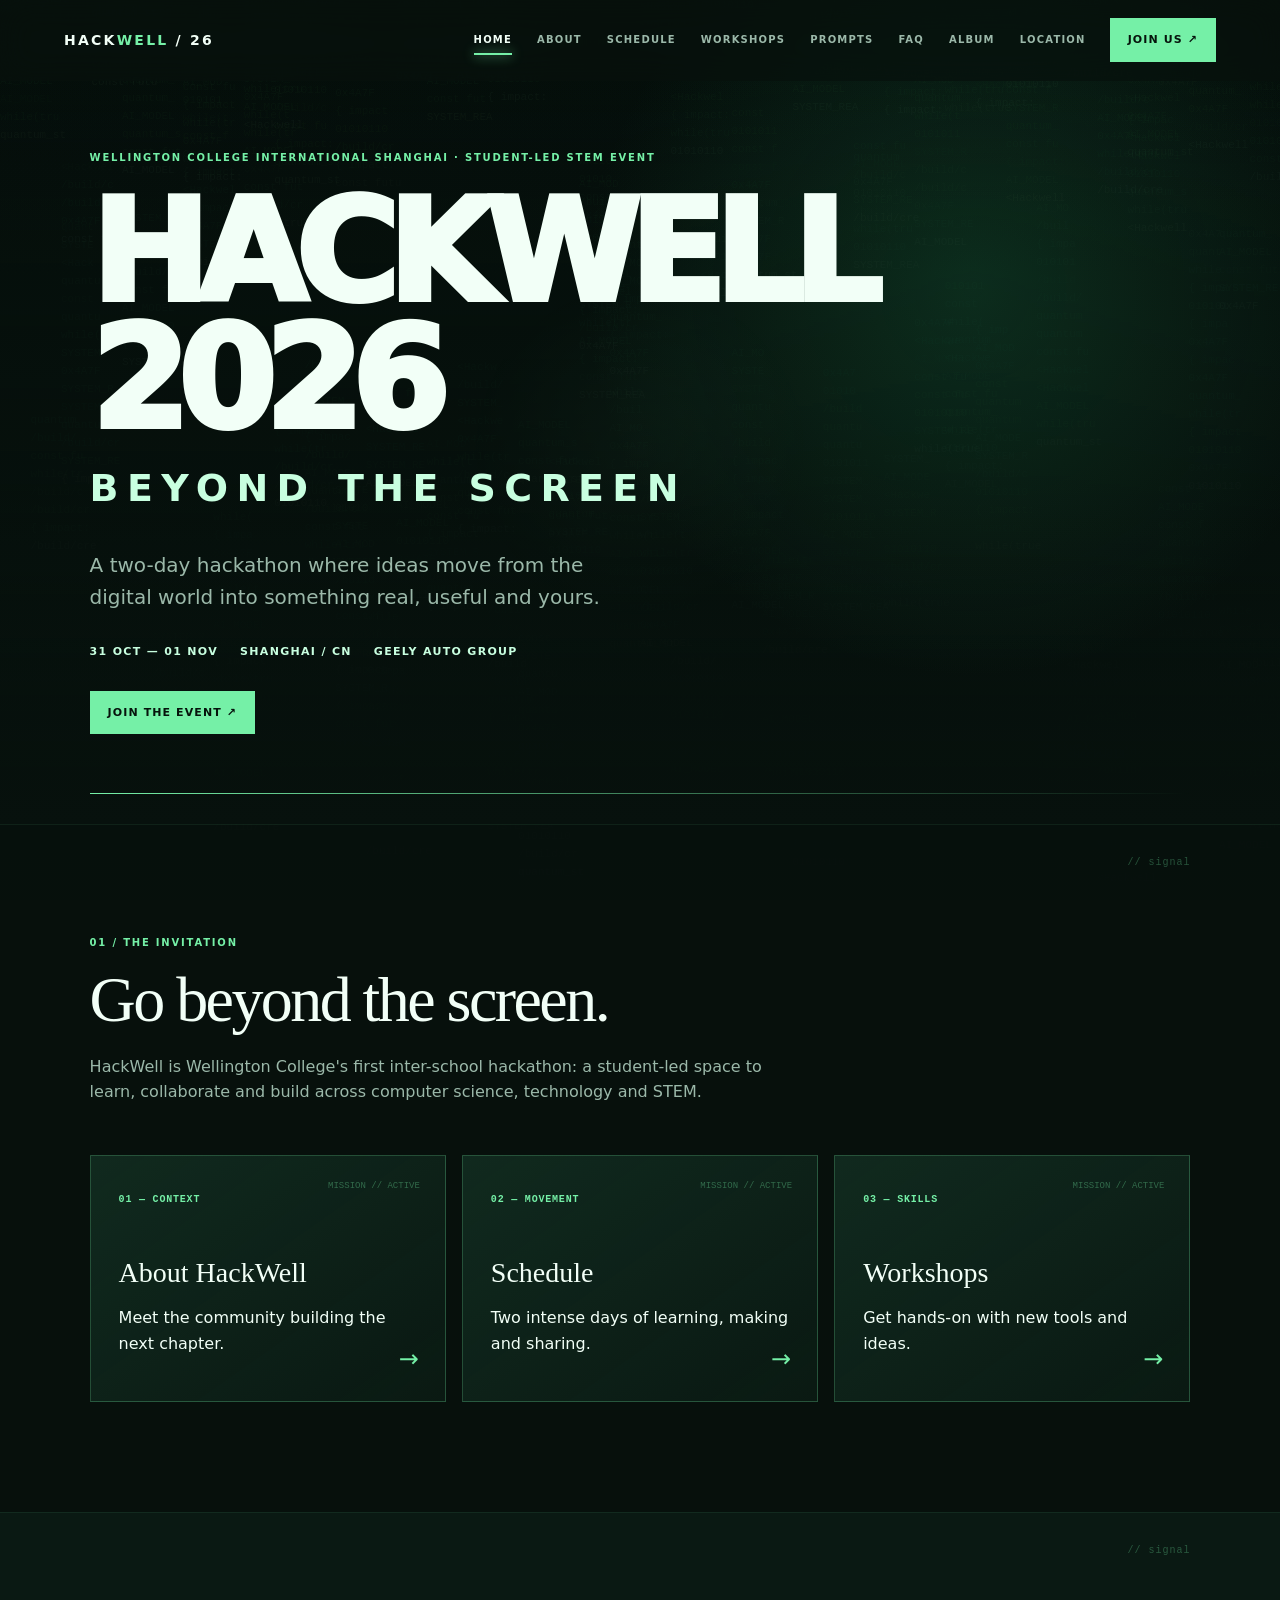
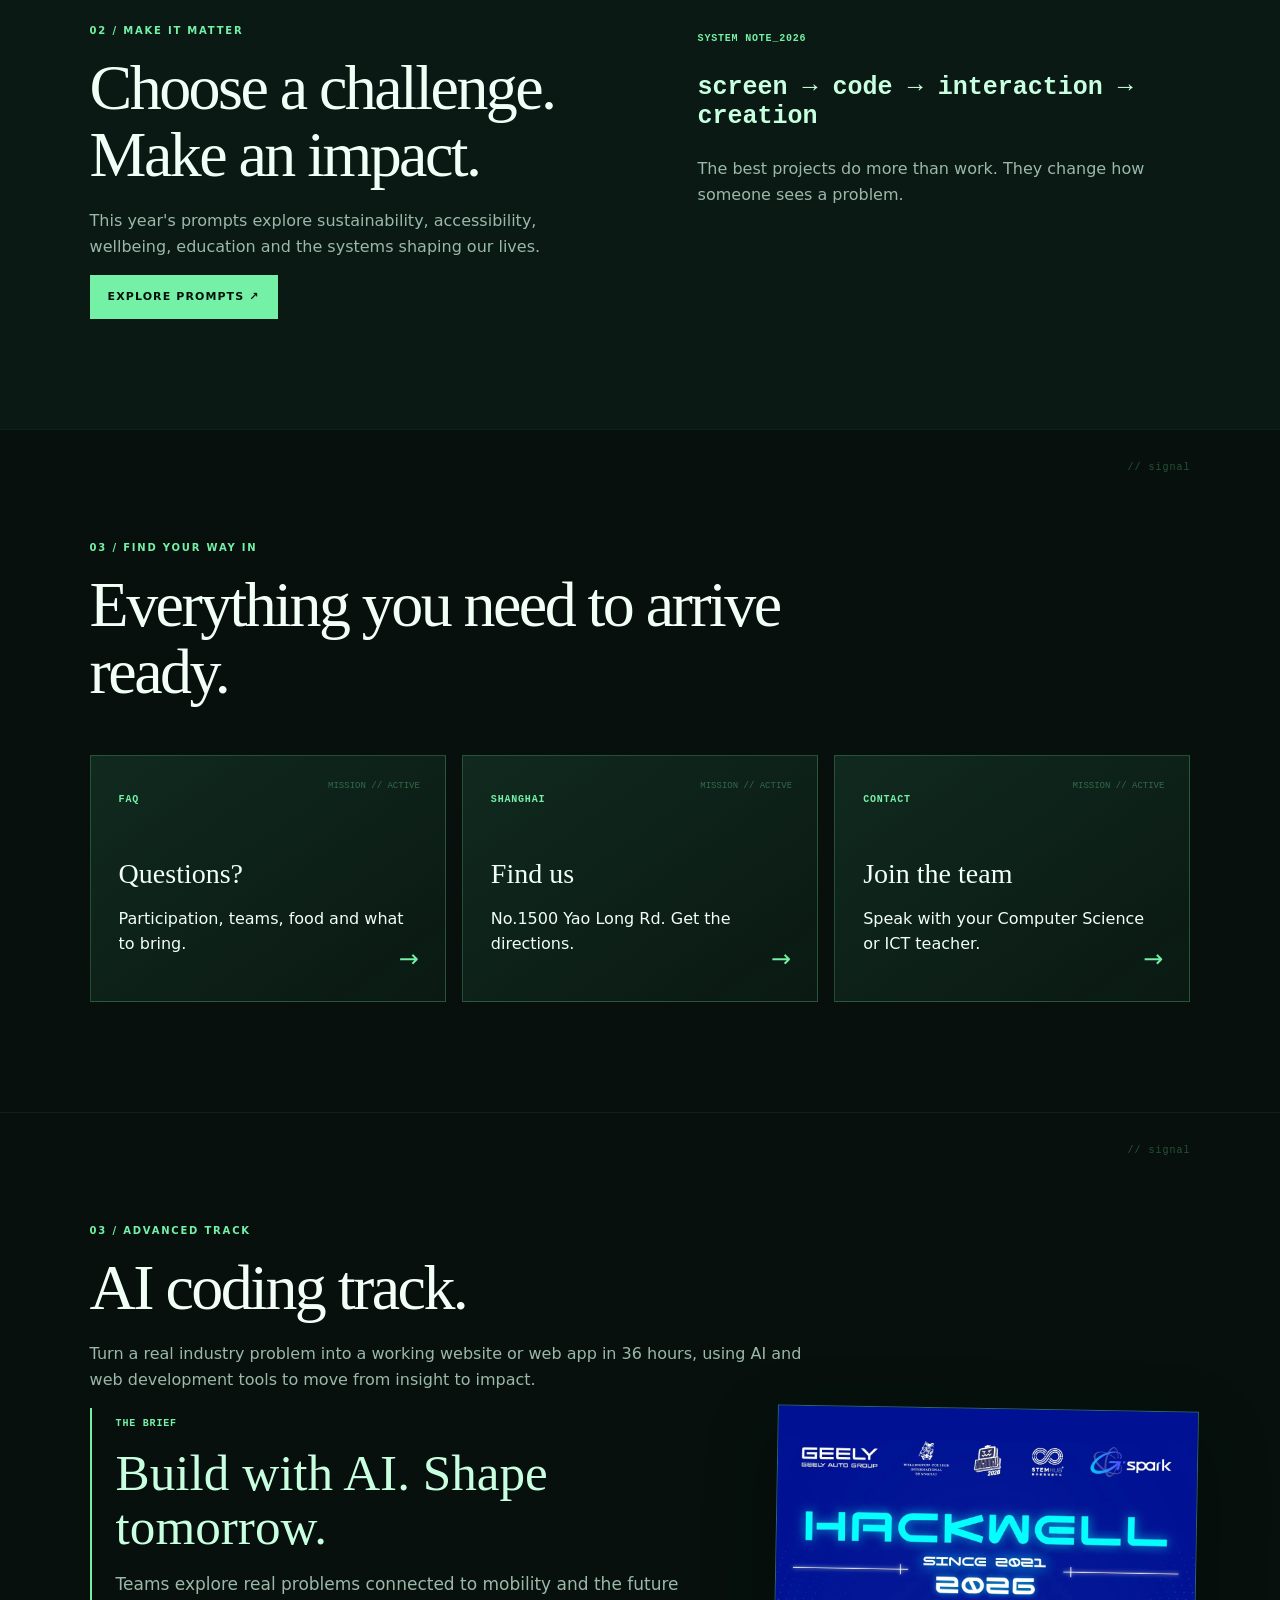
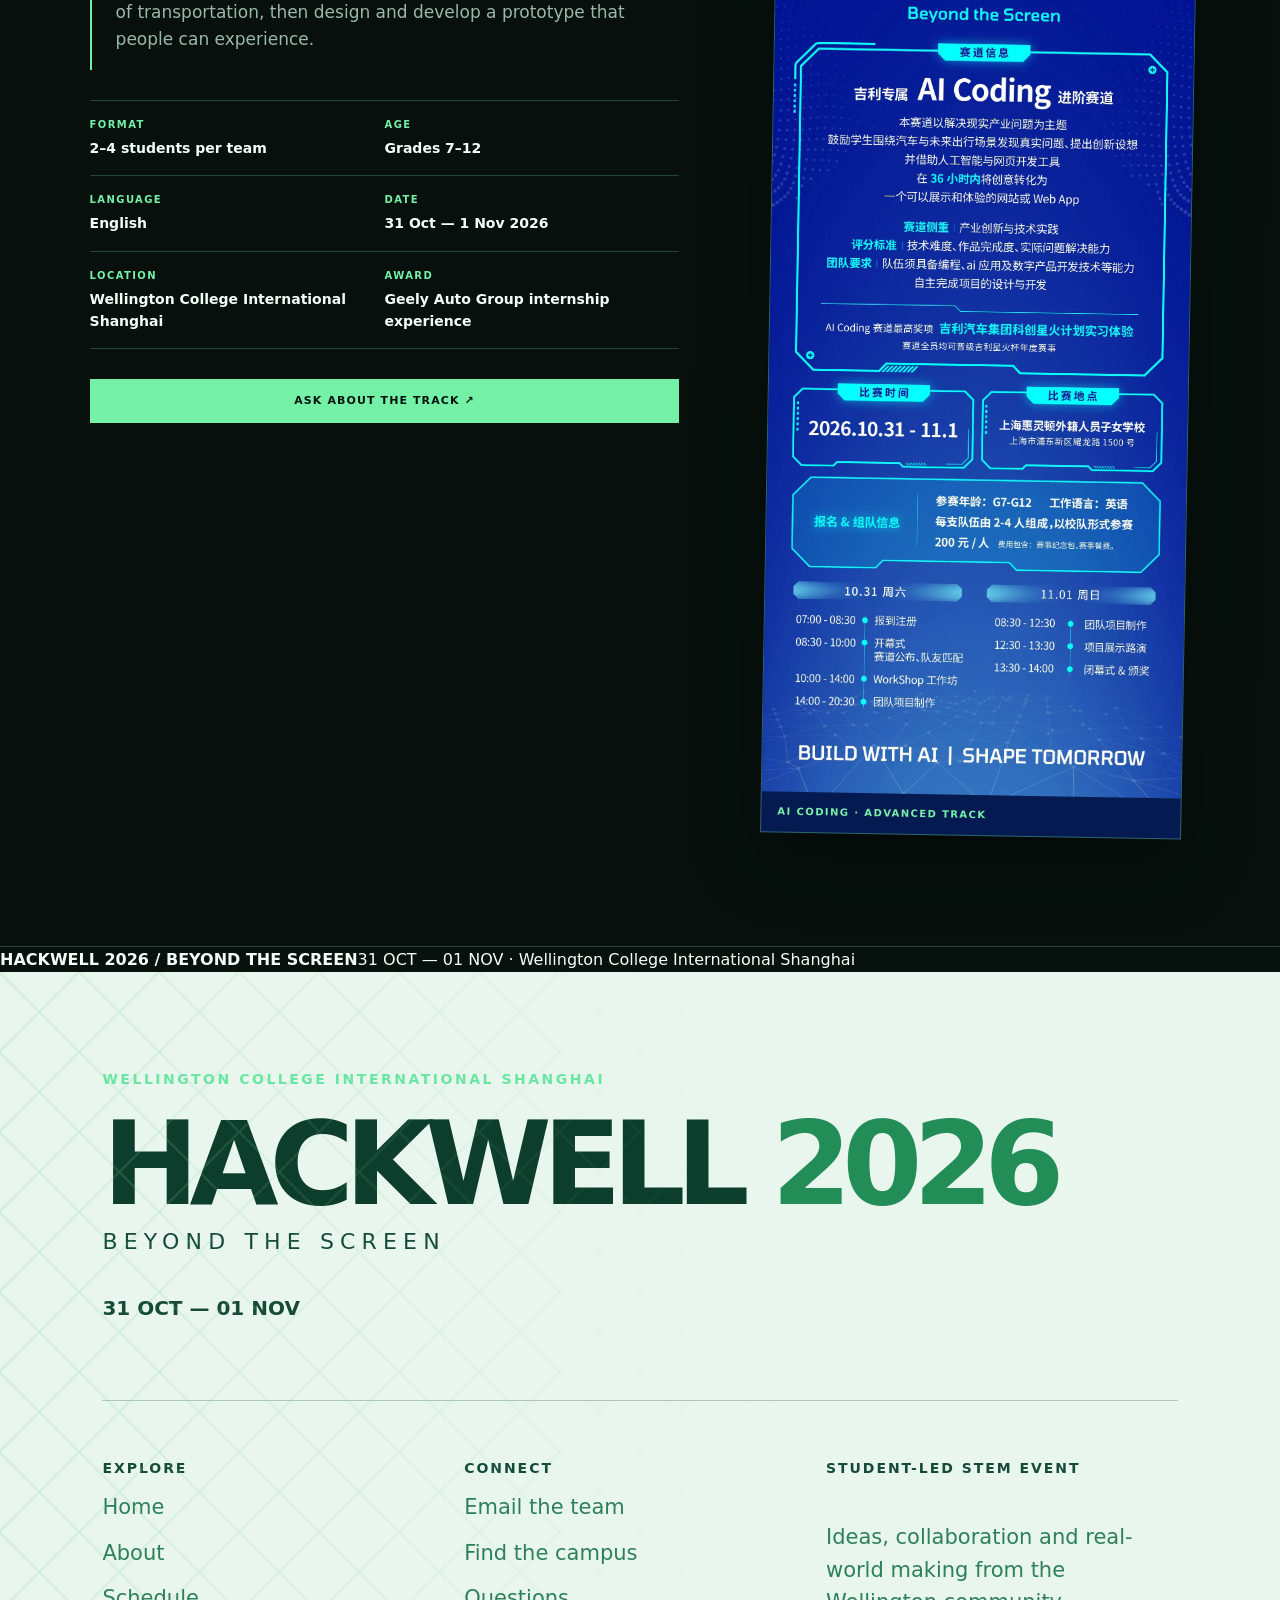
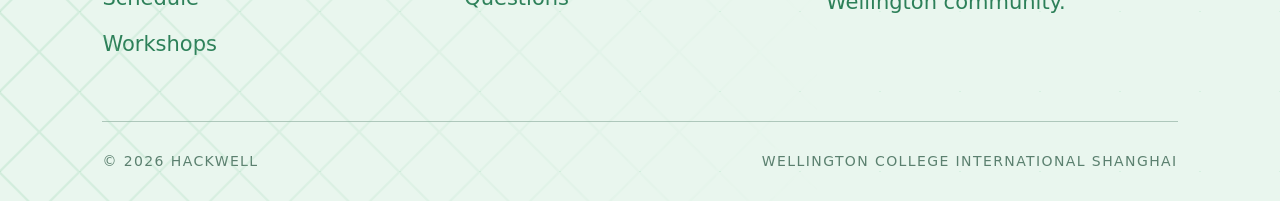
<file: index.html>
<!doctype html><html lang="en"><head><meta charset="utf-8"><meta name="viewport" content="width=device-width,initial-scale=1"><title>Hackwell 2026 — Beyond the Screen</title><link rel="stylesheet" href="css/site.css"><script src="script.js" defer></script><link rel="icon" type="image/png" href="img/wellington-crest.png"></head><body><nav class="site-nav"><a class="brand" href="./">HACK<span>WELL</span> / 26</a><button class="menu-toggle" aria-label="Open navigation" aria-expanded="false">☰</button><div class="nav-links"><a class="active" href="./">HOME</a><a href="/about/">ABOUT</a><a href="/schedule/">SCHEDULE</a><a href="/workshops/">WORKSHOPS</a><a href="/prompts/">PROMPTS</a><a href="/faq/">FAQ</a><a href="/album/">ALBUM</a><a href="/location/">LOCATION</a></div><a class="nav-cta" href="mailto:Tobias.Oyugi@wellingtoncollege.cn">JOIN US ↗</a></nav><main><section class="hero"><div class="hero-content"><div class="eyebrow">Wellington College International Shanghai · Student-led STEM event</div><h1>HACKWELL 2026</h1><h2>BEYOND THE SCREEN</h2><p>A two-day hackathon where ideas move from the digital world into something real, useful and yours.</p><div class="hero-meta"><span>31 OCT — 01 NOV</span><span>SHANGHAI / CN</span><span>GEELY AUTO GROUP</span></div><a class="button" href="mailto:Tobias.Oyugi@wellingtoncollege.cn">JOIN THE EVENT ↗</a></div></section><section class="section"><div class="section-header"><div class="eyebrow">01 / THE INVITATION</div><h2>Go beyond the screen.</h2><p class="muted">HackWell is Wellington College's first inter-school hackathon: a student-led space to learn, collaborate and build across computer science, technology and STEM.</p></div><div class="grid"><a class="card" href="/about/"><span class="number">01 — CONTEXT</span><h3>About HackWell</h3><p>Meet the community building the next chapter.</p></a><a class="card" href="/schedule/"><span class="number">02 — MOVEMENT</span><h3>Schedule</h3><p>Two intense days of learning, making and sharing.</p></a><a class="card" href="/workshops/"><span class="number">03 — SKILLS</span><h3>Workshops</h3><p>Get hands-on with new tools and ideas.</p></a></div></section><section class="section" style="background:#0a1913"><div class="split"><div><div class="eyebrow">02 / MAKE IT MATTER</div><h2>Choose a challenge. Make an impact.</h2><p class="muted">This year's prompts explore sustainability, accessibility, wellbeing, education and the systems shaping our lives.</p><a class="button" href="/prompts/">EXPLORE PROMPTS ↗</a></div><div class="panel"><span class="number">SYSTEM NOTE_2026</span><p style="font:700 25px monospace;color:var(--mint)">screen → code → interaction → creation</p><p class="muted">The best projects do more than work. They change how someone sees a problem.</p></div></div></section><section class="section"><div class="section-header"><div class="eyebrow">03 / FIND YOUR WAY IN</div><h2>Everything you need to arrive ready.</h2></div><div class="grid"><a class="card" href="/faq/"><span class="number">FAQ</span><h3>Questions?</h3><p>Participation, teams, food and what to bring.</p></a><a class="card" href="/location/"><span class="number">SHANGHAI</span><h3>Find us</h3><p>No.1500 Yao Long Rd. Get the directions.</p></a><a class="card" href="mailto:Tobias.Oyugi@wellingtoncollege.cn"><span class="number">CONTACT</span><h3>Join the team</h3><p>Speak with your Computer Science or ICT teacher.</p></a></div></section><section class="section ai-track" id="ai-coding-track"><div class="section-header"><div class="eyebrow">03 / ADVANCED TRACK</div><h2>AI coding track.</h2><p class="muted">Turn a real industry problem into a working website or web app in 36 hours, using AI and web development tools to move from insight to impact.</p></div><div class="ai-track-grid"><div class="ai-track-copy"><div class="ai-track-panel"><span class="number">THE BRIEF</span><h3>Build with AI. Shape tomorrow.</h3><p>Teams explore real problems connected to mobility and the future of transportation, then design and develop a prototype that people can experience.</p></div><div class="ai-track-facts"><div><span>FORMAT</span><strong>2–4 students per team</strong></div><div><span>AGE</span><strong>Grades 7–12</strong></div><div><span>LANGUAGE</span><strong>English</strong></div><div><span>DATE</span><strong>31 Oct — 1 Nov 2026</strong></div><div><span>LOCATION</span><strong>Wellington College International Shanghai</strong></div><div><span>AWARD</span><strong>Geely Auto Group internship experience</strong></div></div><a class="button" href="mailto:Tobias.Oyugi@wellingtoncollege.cn">ASK ABOUT THE TRACK ↗</a></div><figure class="ai-track-poster"><img src="img/ai-coding-track.jpg" alt="HackWell 2026 AI Coding advanced track poster" loading="lazy"><figcaption>AI Coding · Advanced track</figcaption></figure></div></section></main><footer class="footer"><strong>HACKWELL 2026 / BEYOND THE SCREEN</strong><span>31 OCT — 01 NOV · <a href="https://shanghai.wellingtoncollege.cn/">Wellington College International Shanghai</a></span></footer><script src="script.js"></script><footer class="site-footer"><div class="footer-inner"><div><div class="eyebrow">HACKWELL 2026 / BEYOND THE SCREEN</div><p>31 OCT — 01 NOV · Wellington College International Shanghai</p></div><div class="footer-links"><a href="/about/">About</a><a href="/schedule/">Schedule</a><a href="/location/">Location</a></div><p class="footer-credit">© 2026 HackWell</p></div></footer></body></html>
</file>
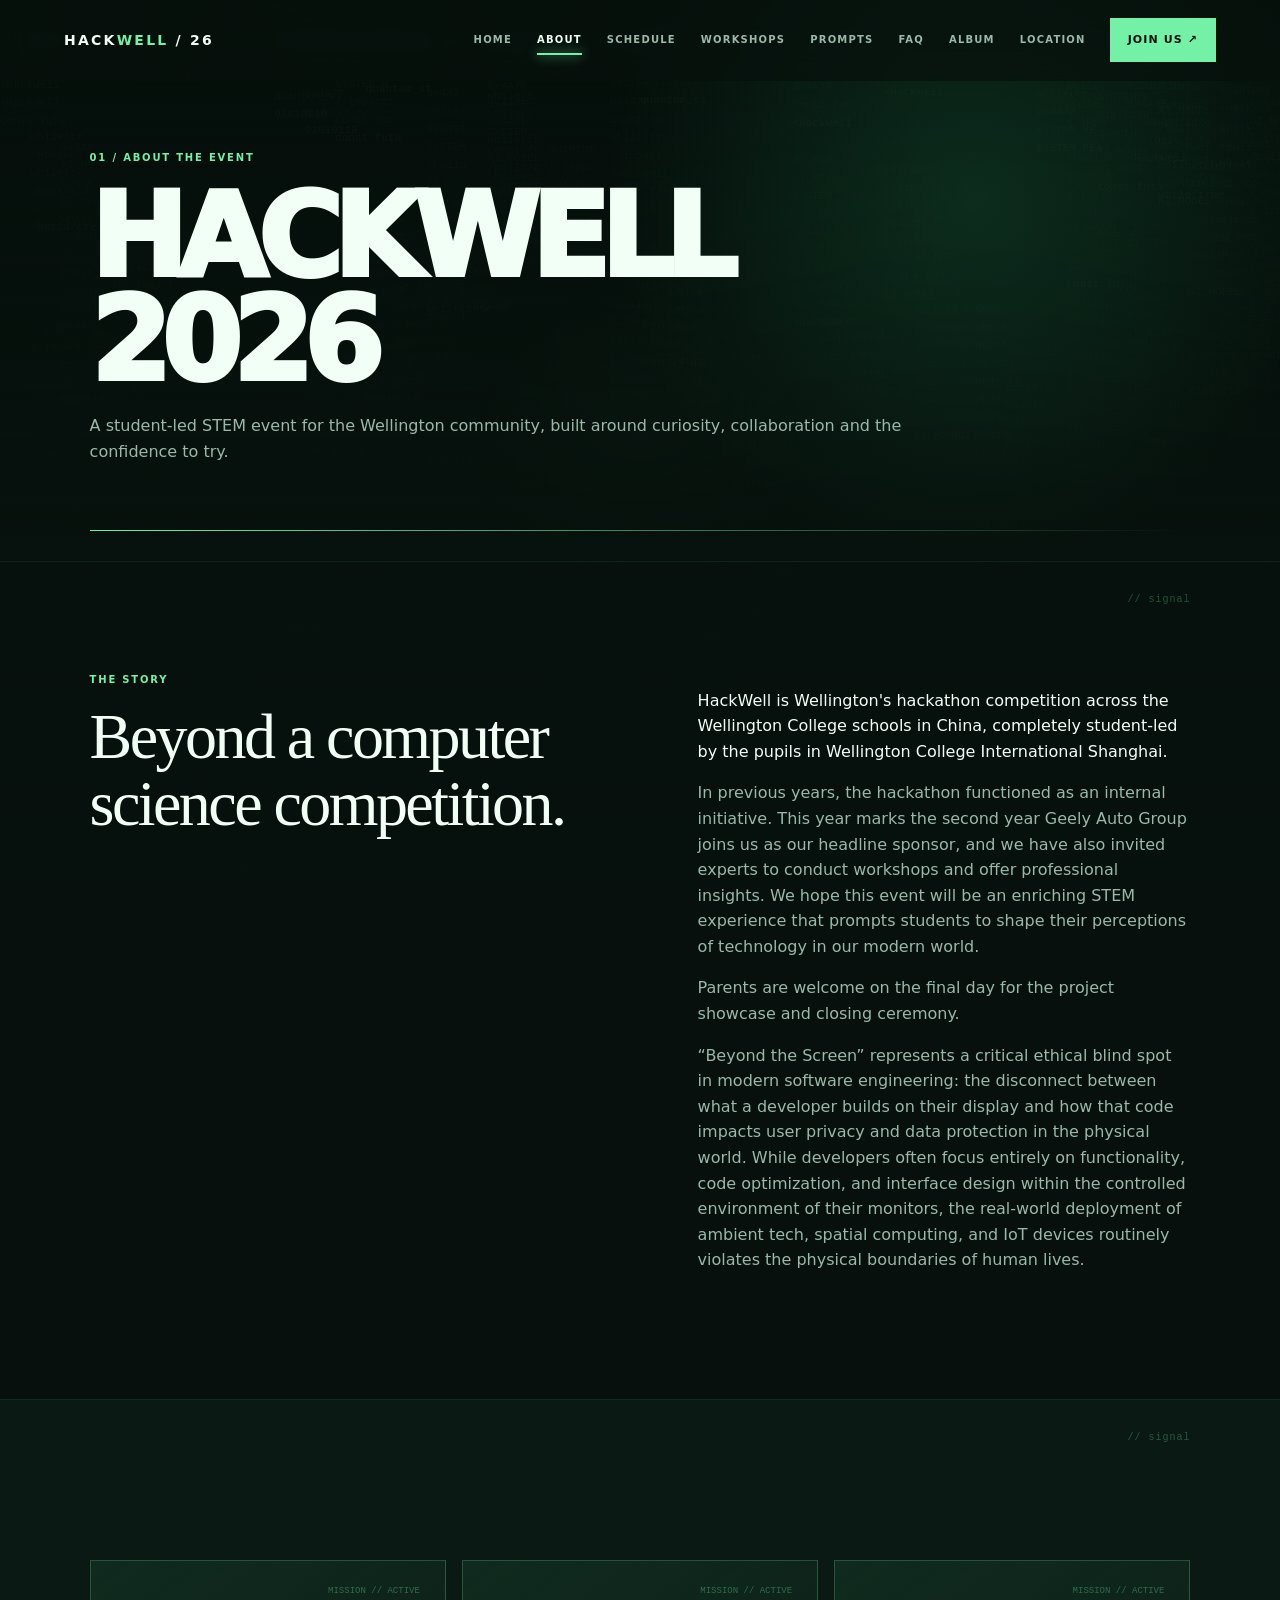
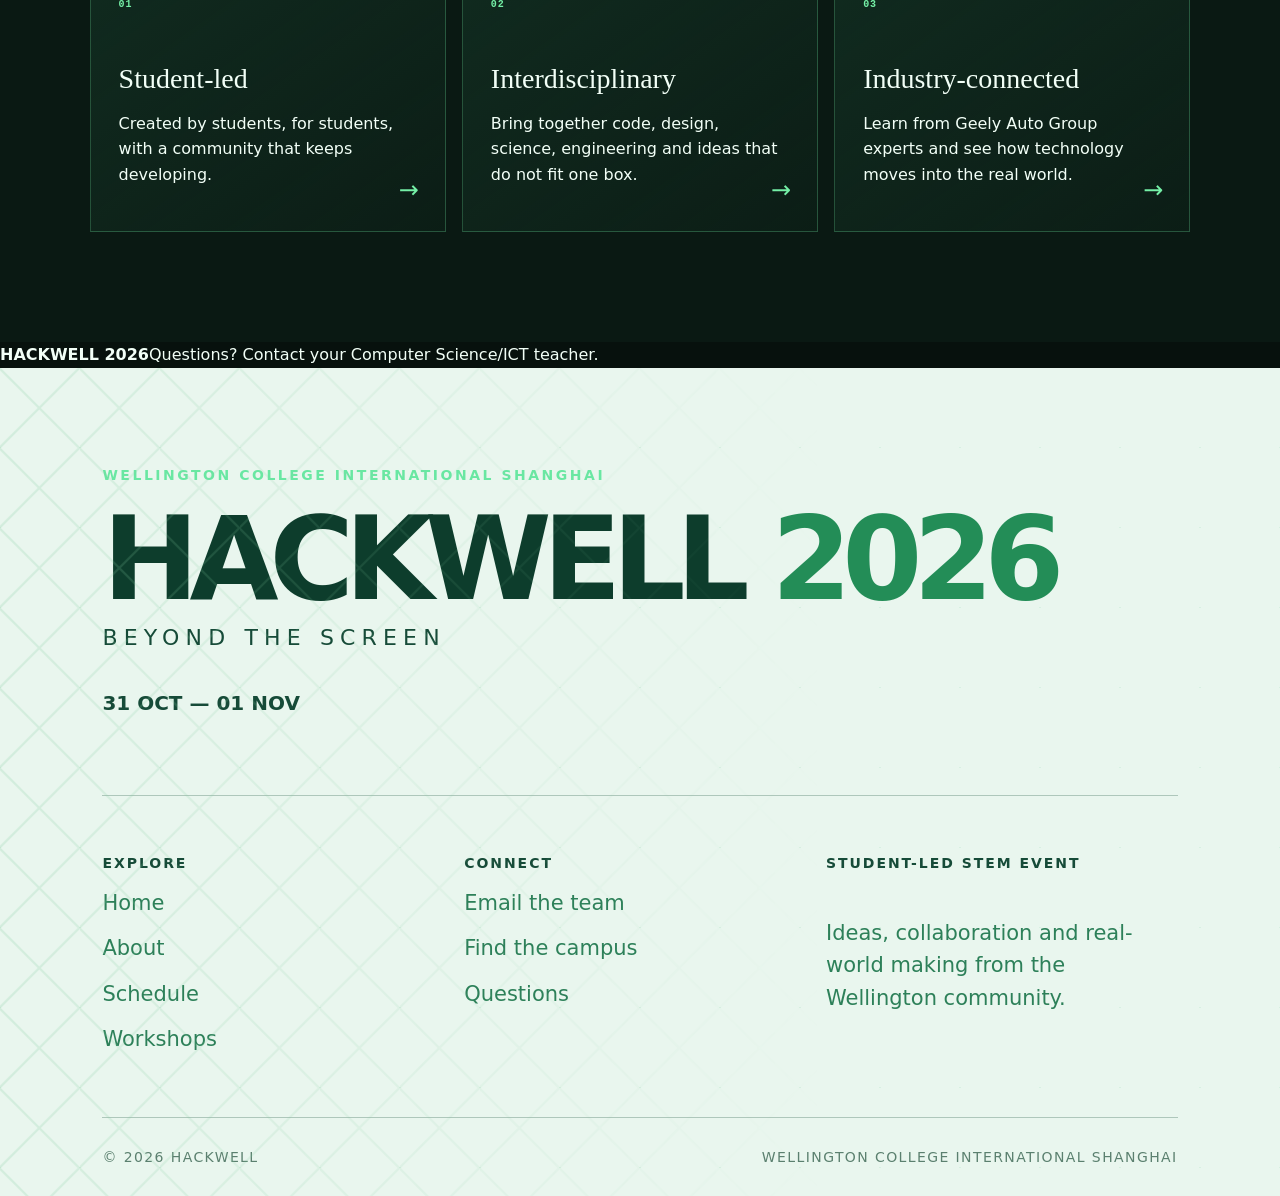
<file: about/index.html>
<!doctype html><html lang="en"><head><meta charset="utf-8"><meta name="viewport" content="width=device-width,initial-scale=1"><title>About — Hackwell 2026</title><link rel="stylesheet" href="../css/site.css"><script src="../script.js" defer></script><link rel="icon" type="image/png" href="../img/wellington-crest.png"></head><body><nav class="site-nav"><a class="brand" href="../">HACK<span>WELL</span> / 26</a><button class="menu-toggle" aria-label="Open navigation" aria-expanded="false">☰</button><div class="nav-links"><a href="../">HOME</a><a class="active" href="../about/">ABOUT</a><a href="../schedule/">SCHEDULE</a><a href="../workshops/">WORKSHOPS</a><a href="../prompts/">PROMPTS</a><a href="../faq/">FAQ</a><a href="../album/">ALBUM</a><a href="../location/">LOCATION</a></div><a class="nav-cta" href="mailto:wellHackteam.wcis@wellingtoncollege.cn">JOIN US ↗</a></nav><main><section class="page-hero"><div class="page-hero-content"><div class="eyebrow">01 / ABOUT THE EVENT</div><h1>HACKWELL 2026</h1><p class="muted">A student-led STEM event for the Wellington community, built around curiosity, collaboration and the confidence to try.</p></div></section><section class="section"><div class="split"><div><div class="eyebrow">THE STORY</div><h2>Beyond a computer science competition.</h2></div><div><p>HackWell is Wellington&apos;s hackathon competition across the Wellington College schools in China, completely student-led by the pupils in Wellington College International Shanghai.</p><p class="muted">In previous years, the hackathon functioned as an internal initiative. This year marks the second year Geely Auto Group joins us as our headline sponsor, and we have also invited experts to conduct workshops and offer professional insights. We hope this event will be an enriching STEM experience that prompts students to shape their perceptions of technology in our modern world.</p><p class="muted">Parents are welcome on the final day for the project showcase and closing ceremony.</p><p class="muted">&ldquo;Beyond the Screen&rdquo; represents a critical ethical blind spot in modern software engineering: the disconnect between what a developer builds on their display and how that code impacts user privacy and data protection in the physical world. While developers often focus entirely on functionality, code optimization, and interface design within the controlled environment of their monitors, the real-world deployment of ambient tech, spatial computing, and IoT devices routinely violates the physical boundaries of human lives.</p></div></div></section><section class="section" style="background:#0a1913"><div class="grid"><div class="card"><span class="number">01</span><h3>Student-led</h3><p>Created by students, for students, with a community that keeps developing.</p></div><div class="card"><span class="number">02</span><h3>Interdisciplinary</h3><p>Bring together code, design, science, engineering and ideas that do not fit one box.</p></div><div class="card"><span class="number">03</span><h3>Industry-connected</h3><p>Learn from Geely Auto Group experts and see how technology moves into the real world.</p></div></div></section></main><footer class="footer"><strong>HACKWELL 2026</strong><span>Questions? Contact your Computer Science/ICT teacher.</span></footer><script src="../script.js"></script></body></html>
</file>
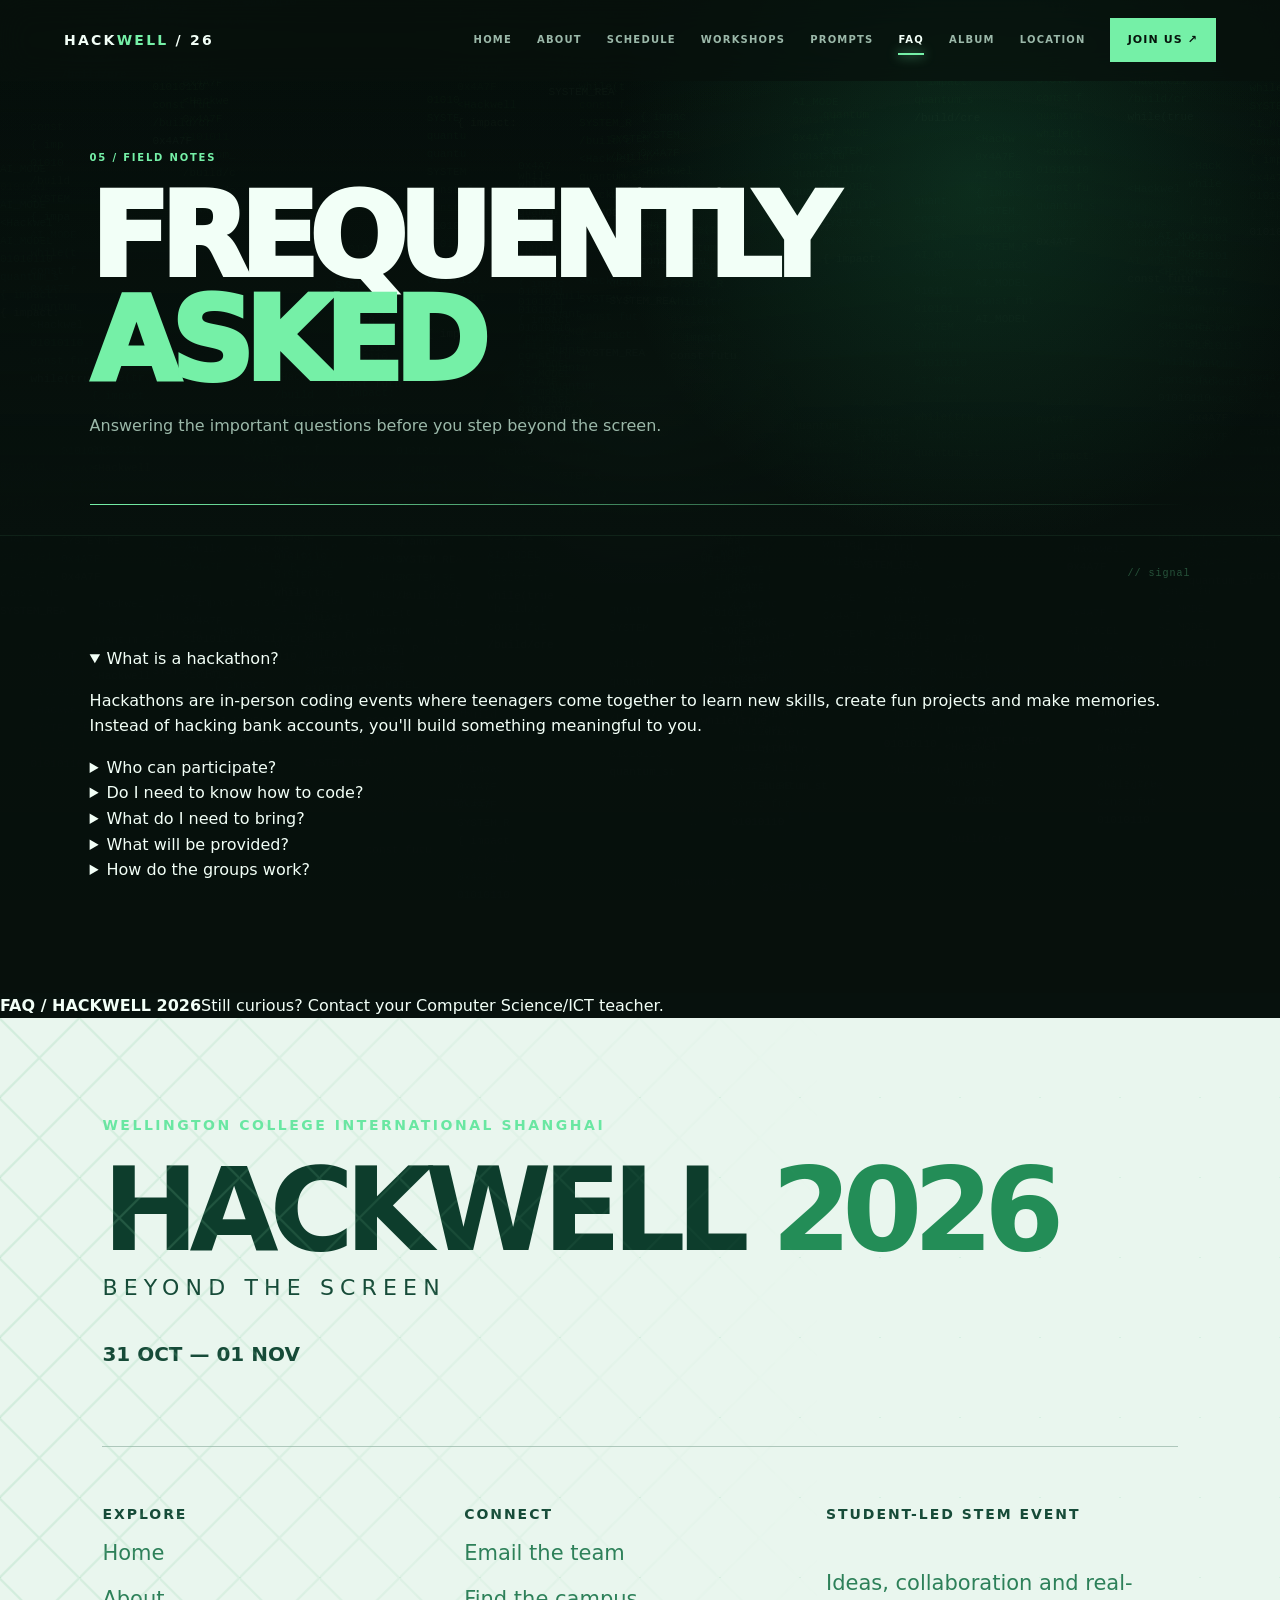
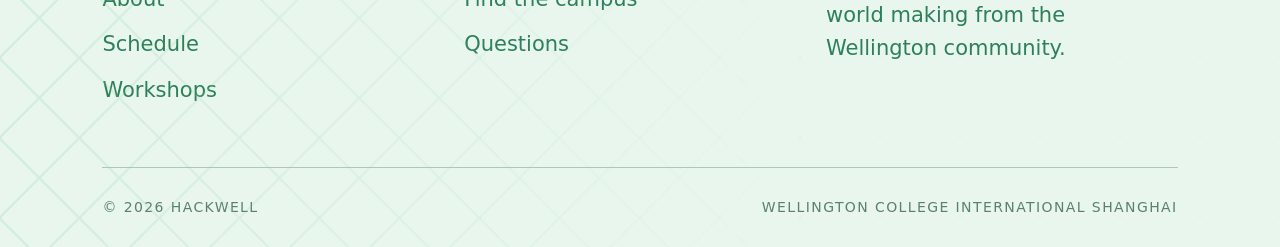
<file: faq/index.html>
<!doctype html><html lang="en"><head><meta charset="utf-8"><meta name="viewport" content="width=device-width,initial-scale=1"><title>FAQ — Hackwell 2026</title><link rel="stylesheet" href="../css/site.css"><script src="../script.js" defer></script><link rel="icon" type="image/png" href="../img/wellington-crest.png"></head><body><nav class="site-nav"><a class="brand" href="../">HACK<span>WELL</span> / 26</a><button class="menu-toggle" aria-label="Open navigation" aria-expanded="false">☰</button><div class="nav-links"><a href="../">HOME</a><a href="../about/">ABOUT</a><a href="../schedule/">SCHEDULE</a><a href="../workshops/">WORKSHOPS</a><a href="../prompts/">PROMPTS</a><a class="active" href="../faq/">FAQ</a><a href="../album/">ALBUM</a><a href="../location/">LOCATION</a></div><a class="nav-cta" href="mailto:Tobias.Oyugi@wellingtoncollege.cn">JOIN US ↗</a></nav><main><section class="page-hero"><div class="page-hero-content"><div class="eyebrow">05 / FIELD NOTES</div><h1>FREQUENTLY <span>ASKED</span></h1><p class="muted">Answering the important questions before you step beyond the screen.</p></div></section><section class="section"><div class="accordion"><details open><summary>What is a hackathon?</summary><p>Hackathons are in-person coding events where teenagers come together to learn new skills, create fun projects and make memories. Instead of hacking bank accounts, you'll build something meaningful to you.</p></details><details><summary>Who can participate?</summary><p>All students from Year 7 to Year 13 are invited to participate in HackWell for free.</p></details><details><summary>Do I need to know how to code?</summary><p>No. This is a STEM hackathon, including various elements of STEM, not just computer science.</p></details><details><summary>What do I need to bring?</summary><p>Your Computer Science or ICT teacher will have a packing list for the days.</p></details><details><summary>What will be provided?</summary><p>Lunch and dinner will be provided on Saturday, and lunch only will be provided on Sunday. Snacks will also be provided.</p></details><details><summary>How do the groups work?</summary><p>Groups of four will be announced near the date of the event.</p></details></div></section></main><footer class="footer"><strong>FAQ / HACKWELL 2026</strong><span>Still curious? Contact your Computer Science/ICT teacher.</span></footer><script src="../script.js"></script></body></html>
</file>
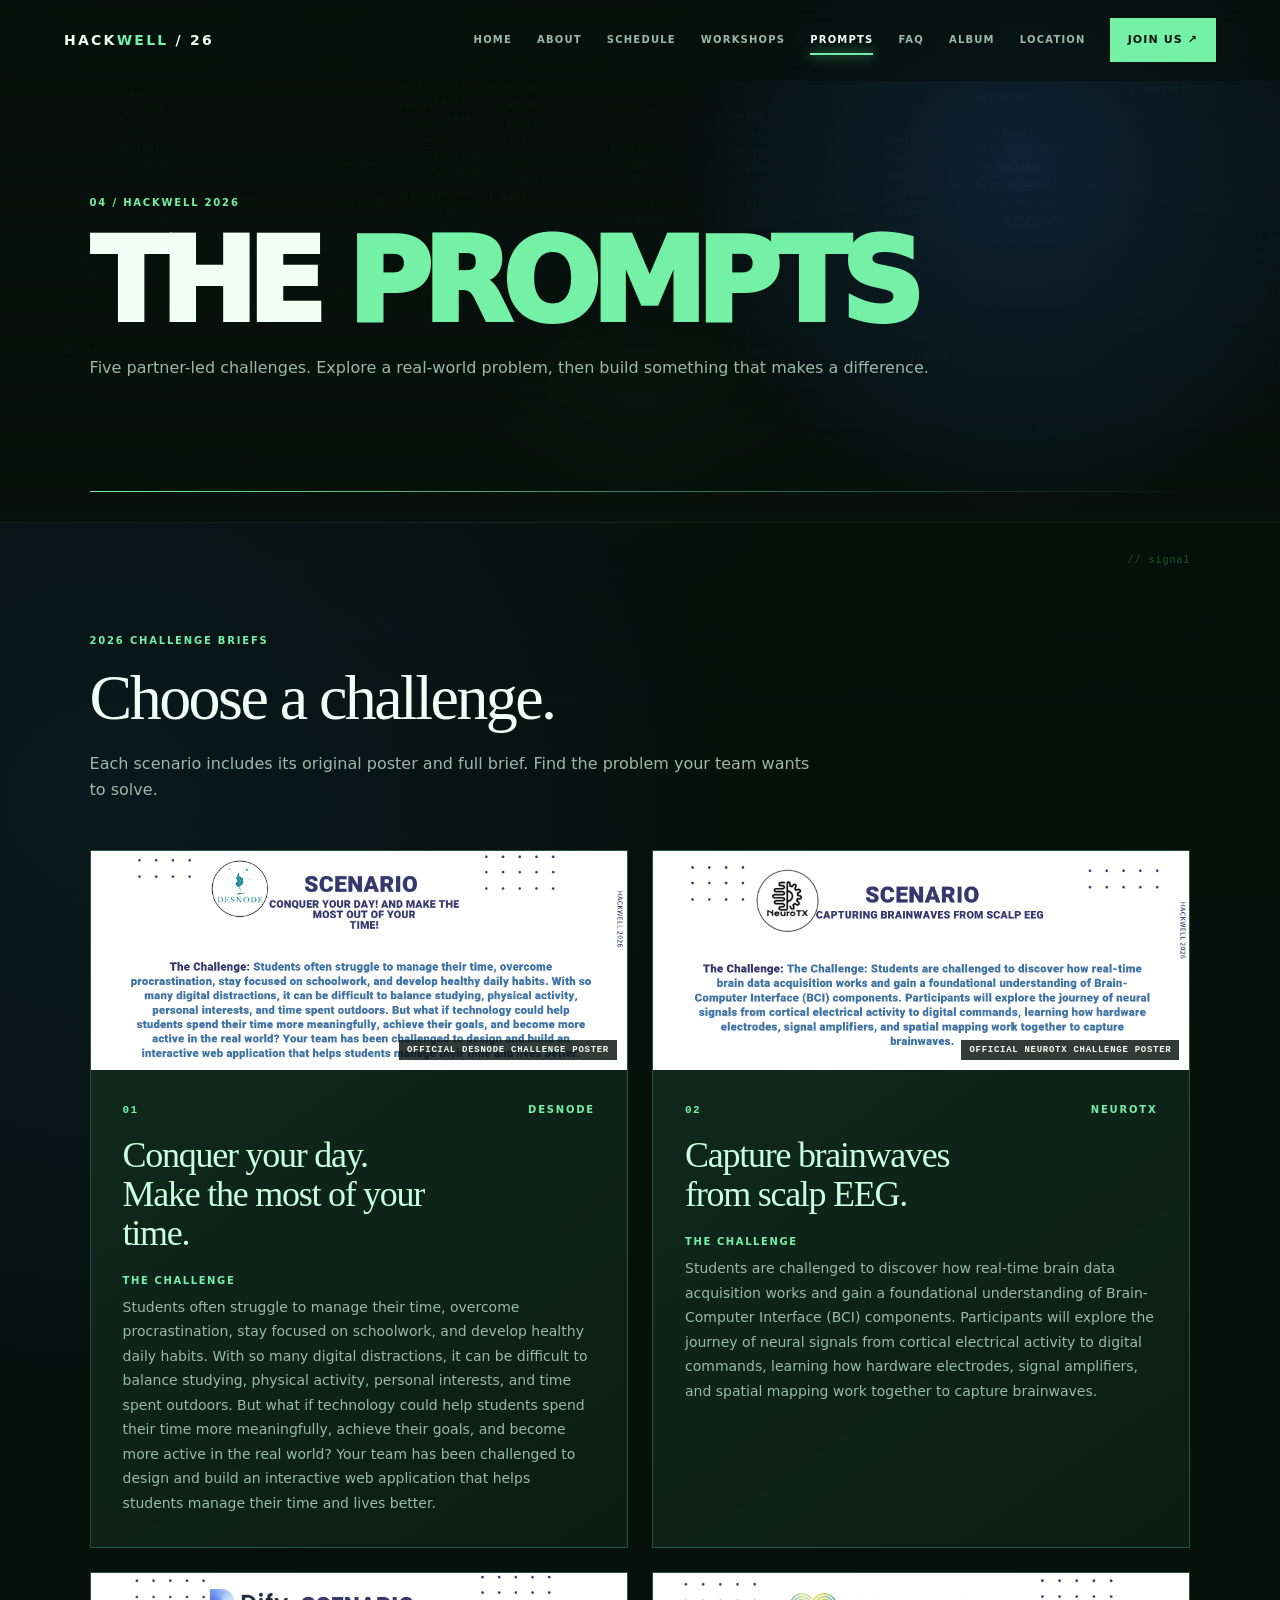
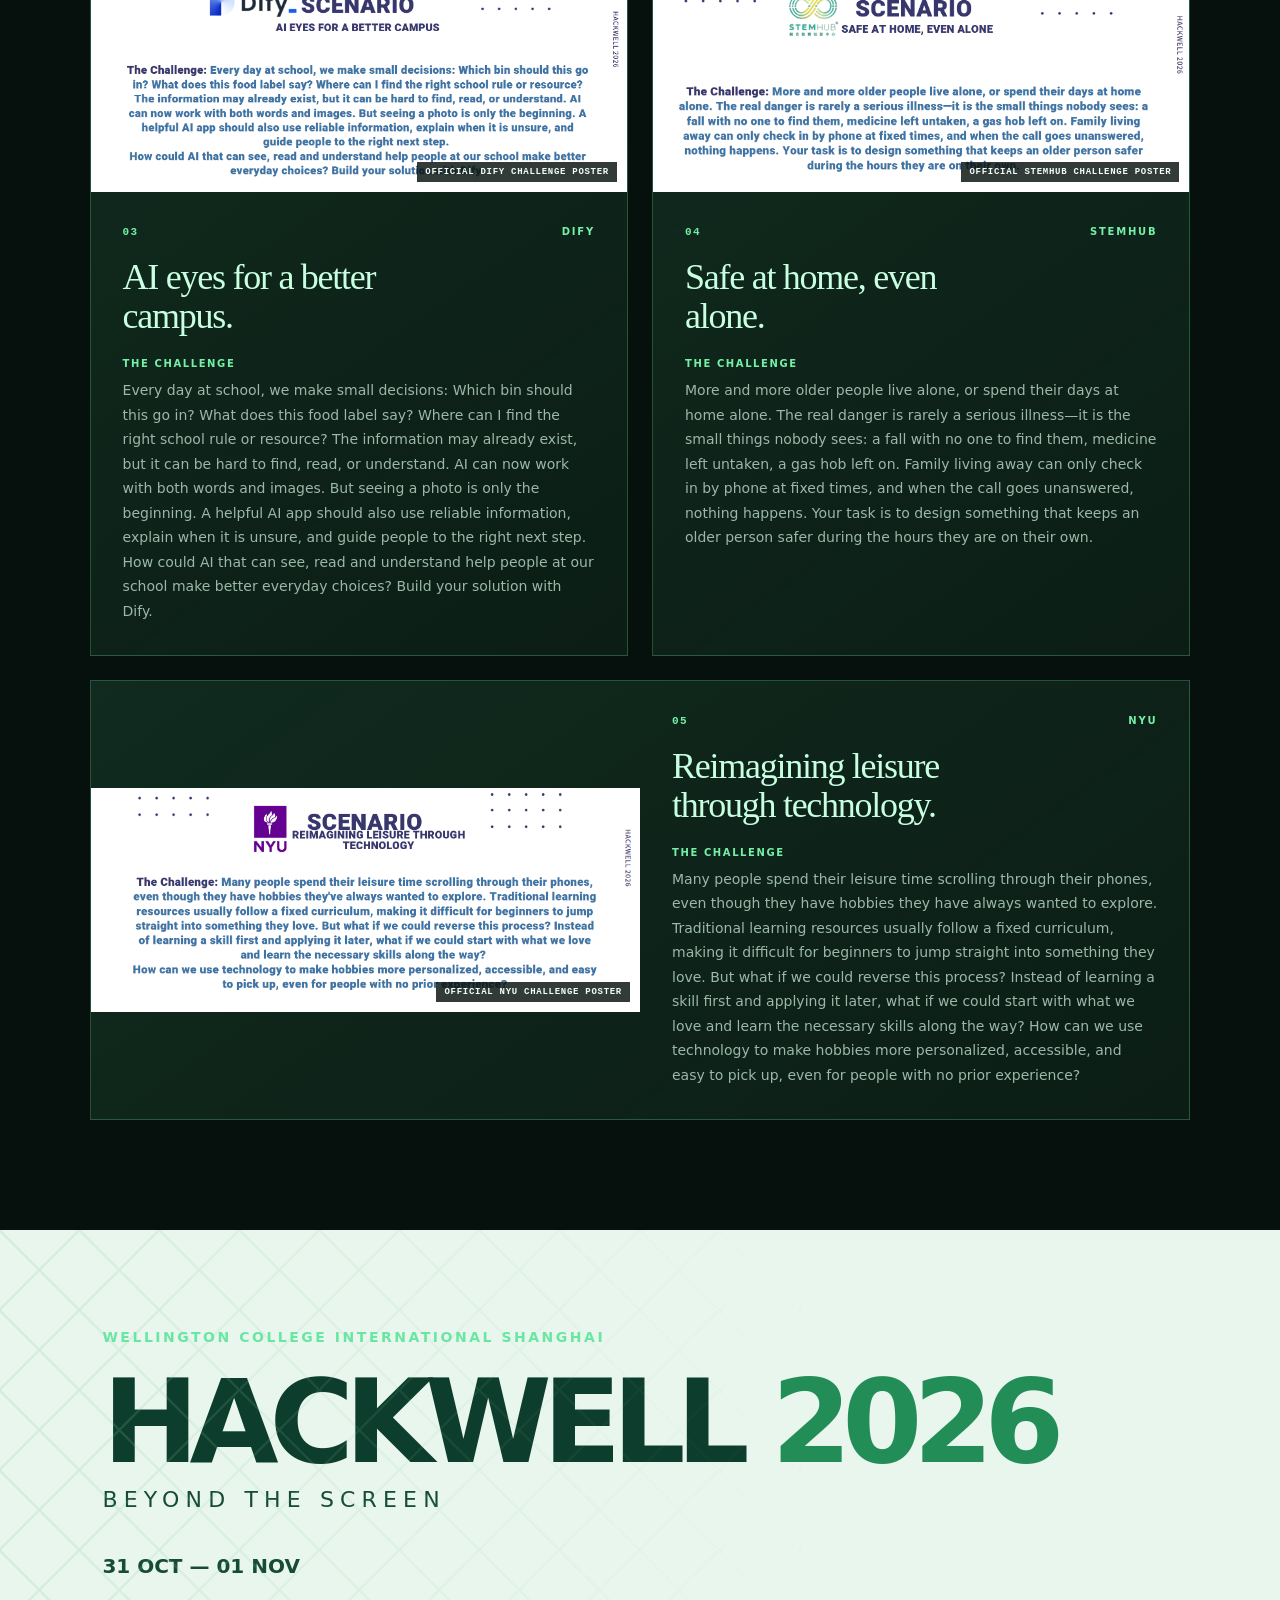
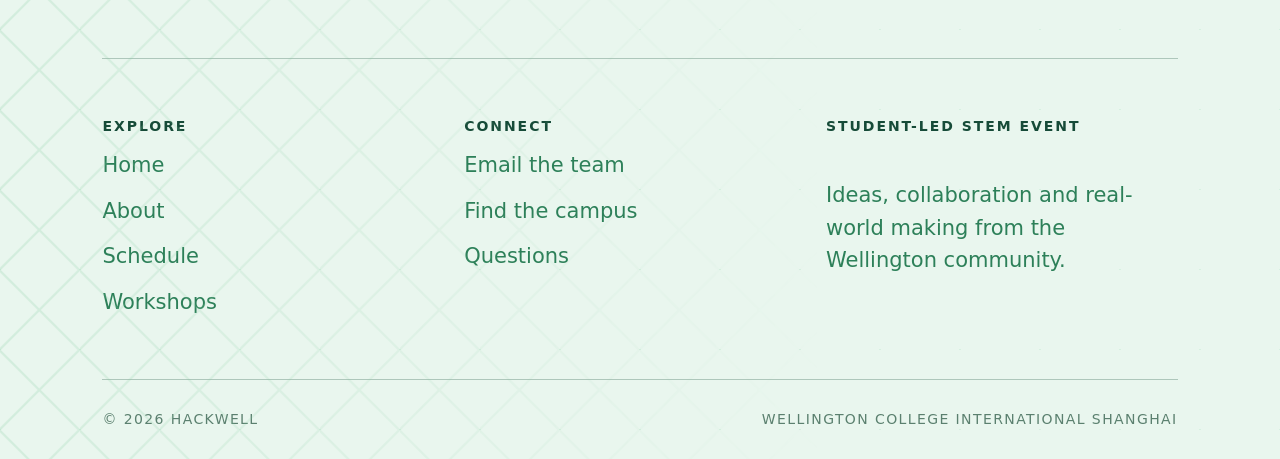
<file: prompts/index.html>
<!doctype html>
<html lang="en">
  <head>
    <meta charset="utf-8">
    <meta name="viewport" content="width=device-width, initial-scale=1">
    <meta name="description" content="Explore five HackWell 2026 challenge prompts from Desnode, NeuroTx, Dify, STEMHub, and NYU.">
    <meta name="theme-color" content="#07110d">
    <title>Prompts — HackWell 2026</title>
    <link rel="stylesheet" href="../css/site.css">
    <link rel="stylesheet" href="../css/prompts.css">
    <script src="../script.js" defer></script>
    <link rel="icon" type="image/png" href="../img/wellington-crest.png">
  </head>
  <body>
    <nav class="site-nav" aria-label="Main navigation">
      <a class="brand" href="../">HACK<span>WELL</span> / 26</a>
      <button class="menu-toggle" aria-label="Open navigation" aria-expanded="false">☰</button>
      <div class="nav-links">
        <a href="../">HOME</a>
        <a href="../about/">ABOUT</a>
        <a href="../schedule/">SCHEDULE</a>
        <a href="../workshops/">WORKSHOPS</a>
        <a class="active" href="../prompts/" aria-current="page">PROMPTS</a>
        <a href="../faq/">FAQ</a>
        <a href="../album/">ALBUM</a>
        <a href="../location/">LOCATION</a>
      </div>
      <a class="nav-cta" href="mailto:Tobias.Oyugi@wellingtoncollege.cn">JOIN US ↗</a>
    </nav>

    <main>
      <section class="page-hero prompts-hero">
        <div class="page-hero-content">
          <div class="eyebrow">04 / HACKWELL 2026</div>
          <h1>THE <span>PROMPTS</span></h1>
          <p class="muted">Five partner-led challenges. Explore a real-world problem, then build something that makes a difference.</p>
        </div>
      </section>

      <section class="section prompts-section" aria-labelledby="challenge-heading">
        <div class="section-header">
          <div class="eyebrow">2026 CHALLENGE BRIEFS</div>
          <h2 id="challenge-heading">Choose a challenge.</h2>
          <p class="muted">Each scenario includes its original poster and full brief. Find the problem your team wants to solve.</p>
        </div>

        <div class="scenario-grid">
          <article class="scenario-card">
            <figure class="scenario-poster">
              <img src="../img/prompts/scenario-01-desnode.png" alt="Desnode scenario poster: Conquer your day and make the most out of your time." loading="lazy">
              <figcaption>Official Desnode challenge poster</figcaption>
            </figure>
            <div class="scenario-content">
              <div class="scenario-meta"><span class="scenario-number">01</span><span class="scenario-partner">DESNODE</span></div>
              <h3>Conquer your day. Make the most of your time.</h3>
              <p class="scenario-label">The challenge</p>
              <p>Students often struggle to manage their time, overcome procrastination, stay focused on schoolwork, and develop healthy daily habits. With so many digital distractions, it can be difficult to balance studying, physical activity, personal interests, and time spent outdoors. But what if technology could help students spend their time more meaningfully, achieve their goals, and become more active in the real world? Your team has been challenged to design and build an interactive web application that helps students manage their time and lives better.</p>
            </div>
          </article>

          <article class="scenario-card">
            <figure class="scenario-poster">
              <img src="../img/prompts/scenario-02-neurotx.png" alt="NeuroTx scenario poster: Capturing brainwaves from scalp EEG." loading="lazy">
              <figcaption>Official NeuroTx challenge poster</figcaption>
            </figure>
            <div class="scenario-content">
              <div class="scenario-meta"><span class="scenario-number">02</span><span class="scenario-partner">NEUROTX</span></div>
              <h3>Capture brainwaves from scalp EEG.</h3>
              <p class="scenario-label">The challenge</p>
              <p>Students are challenged to discover how real-time brain data acquisition works and gain a foundational understanding of Brain-Computer Interface (BCI) components. Participants will explore the journey of neural signals from cortical electrical activity to digital commands, learning how hardware electrodes, signal amplifiers, and spatial mapping work together to capture brainwaves.</p>
            </div>
          </article>

          <article class="scenario-card">
            <figure class="scenario-poster">
              <img src="../img/prompts/scenario-03-dify.png" alt="Dify scenario poster: AI Eyes for a Better Campus." loading="lazy">
              <figcaption>Official Dify challenge poster</figcaption>
            </figure>
            <div class="scenario-content">
              <div class="scenario-meta"><span class="scenario-number">03</span><span class="scenario-partner">DIFY</span></div>
              <h3>AI eyes for a better campus.</h3>
              <p class="scenario-label">The challenge</p>
              <p>Every day at school, we make small decisions: Which bin should this go in? What does this food label say? Where can I find the right school rule or resource? The information may already exist, but it can be hard to find, read, or understand. AI can now work with both words and images. But seeing a photo is only the beginning. A helpful AI app should also use reliable information, explain when it is unsure, and guide people to the right next step. How could AI that can see, read and understand help people at our school make better everyday choices? Build your solution with Dify.</p>
            </div>
          </article>

          <article class="scenario-card">
            <figure class="scenario-poster">
              <img src="../img/prompts/scenario-04-stemhub.png" alt="STEMHub scenario poster: Safe at Home, Even Alone." loading="lazy">
              <figcaption>Official STEMHub challenge poster</figcaption>
            </figure>
            <div class="scenario-content">
              <div class="scenario-meta"><span class="scenario-number">04</span><span class="scenario-partner">STEMHUB</span></div>
              <h3>Safe at home, even alone.</h3>
              <p class="scenario-label">The challenge</p>
              <p>More and more older people live alone, or spend their days at home alone. The real danger is rarely a serious illness—it is the small things nobody sees: a fall with no one to find them, medicine left untaken, a gas hob left on. Family living away can only check in by phone at fixed times, and when the call goes unanswered, nothing happens. Your task is to design something that keeps an older person safer during the hours they are on their own.</p>
            </div>
          </article>

          <article class="scenario-card">
            <figure class="scenario-poster">
              <img src="../img/prompts/scenario-05-nyu.png" alt="NYU scenario poster: Reimagining leisure through technology." loading="lazy">
              <figcaption>Official NYU challenge poster</figcaption>
            </figure>
            <div class="scenario-content">
              <div class="scenario-meta"><span class="scenario-number">05</span><span class="scenario-partner">NYU</span></div>
              <h3>Reimagining leisure through technology.</h3>
              <p class="scenario-label">The challenge</p>
              <p>Many people spend their leisure time scrolling through their phones, even though they have hobbies they have always wanted to explore. Traditional learning resources usually follow a fixed curriculum, making it difficult for beginners to jump straight into something they love. But what if we could reverse this process? Instead of learning a skill first and applying it later, what if we could start with what we love and learn the necessary skills along the way? How can we use technology to make hobbies more personalized, accessible, and easy to pick up, even for people with no prior experience?</p>
            </div>
          </article>
        </div>
      </section>
    </main>
  </body>
</html>
</file>
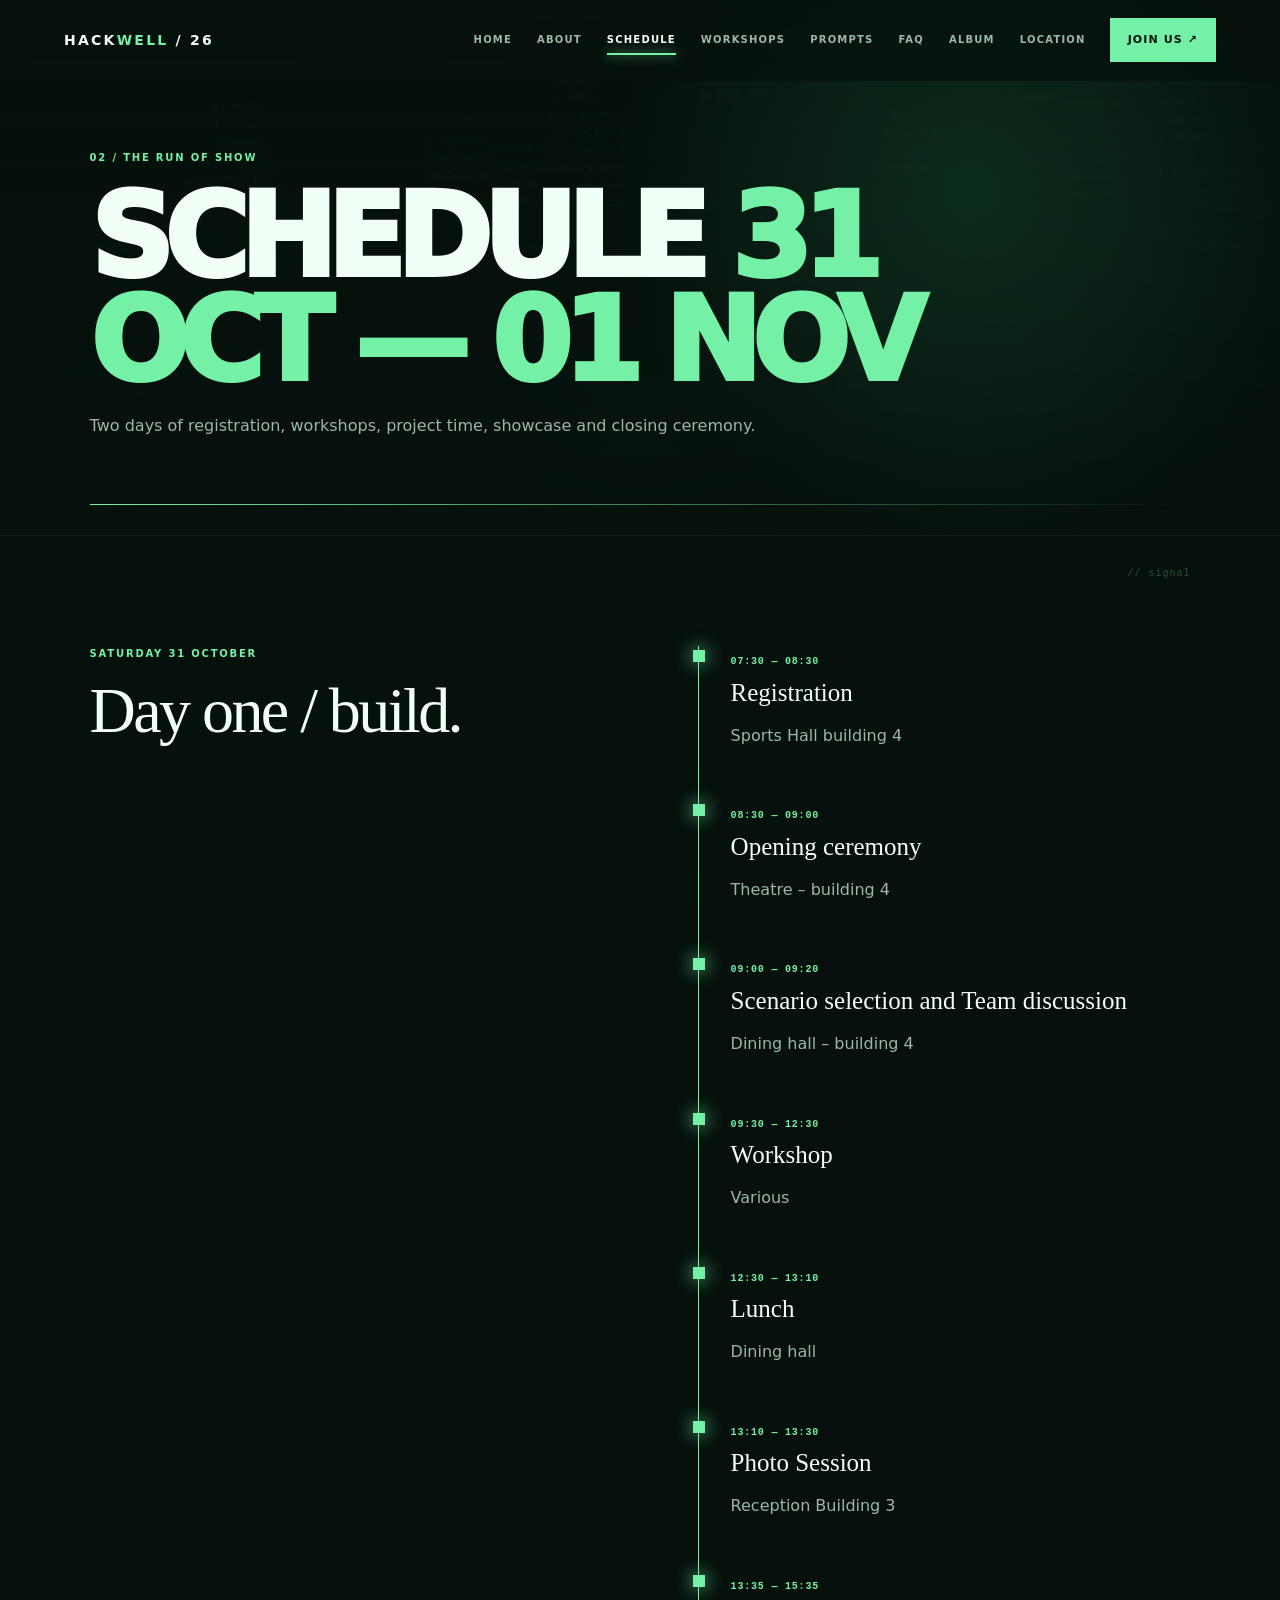
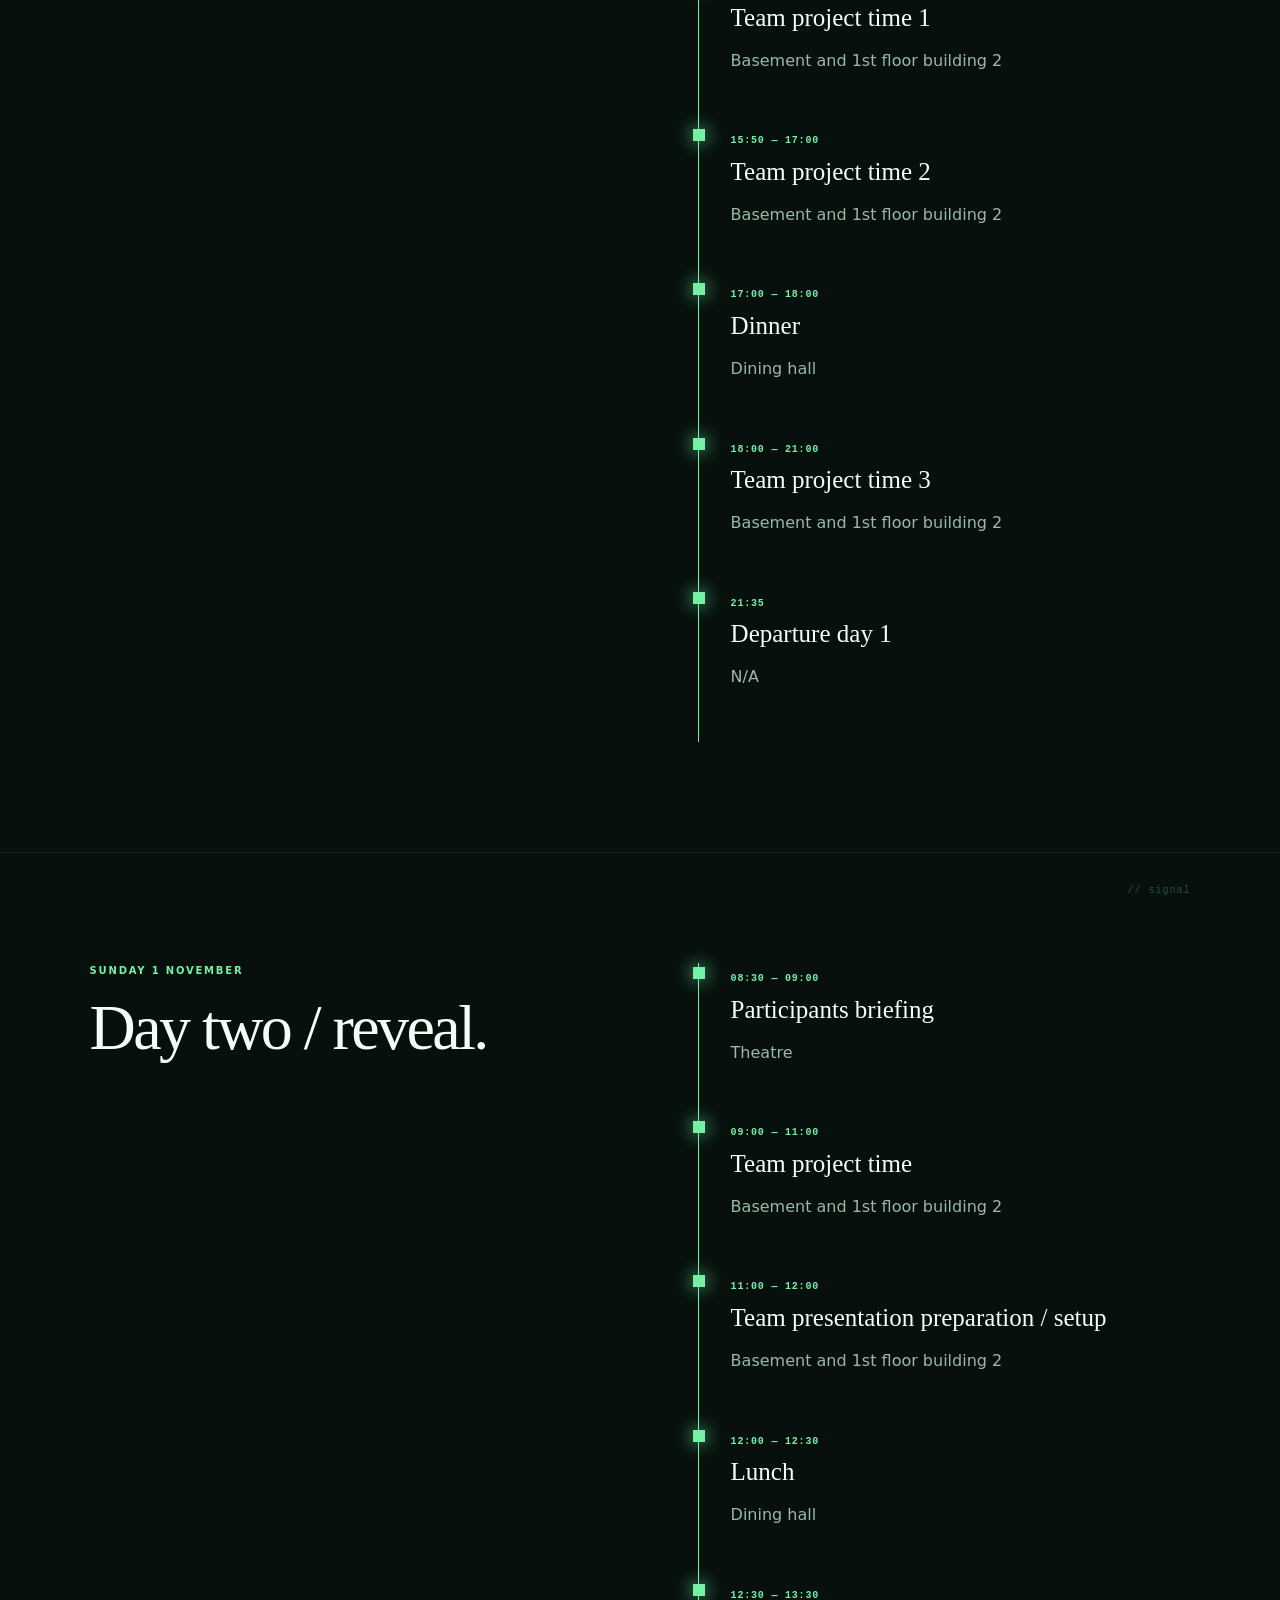
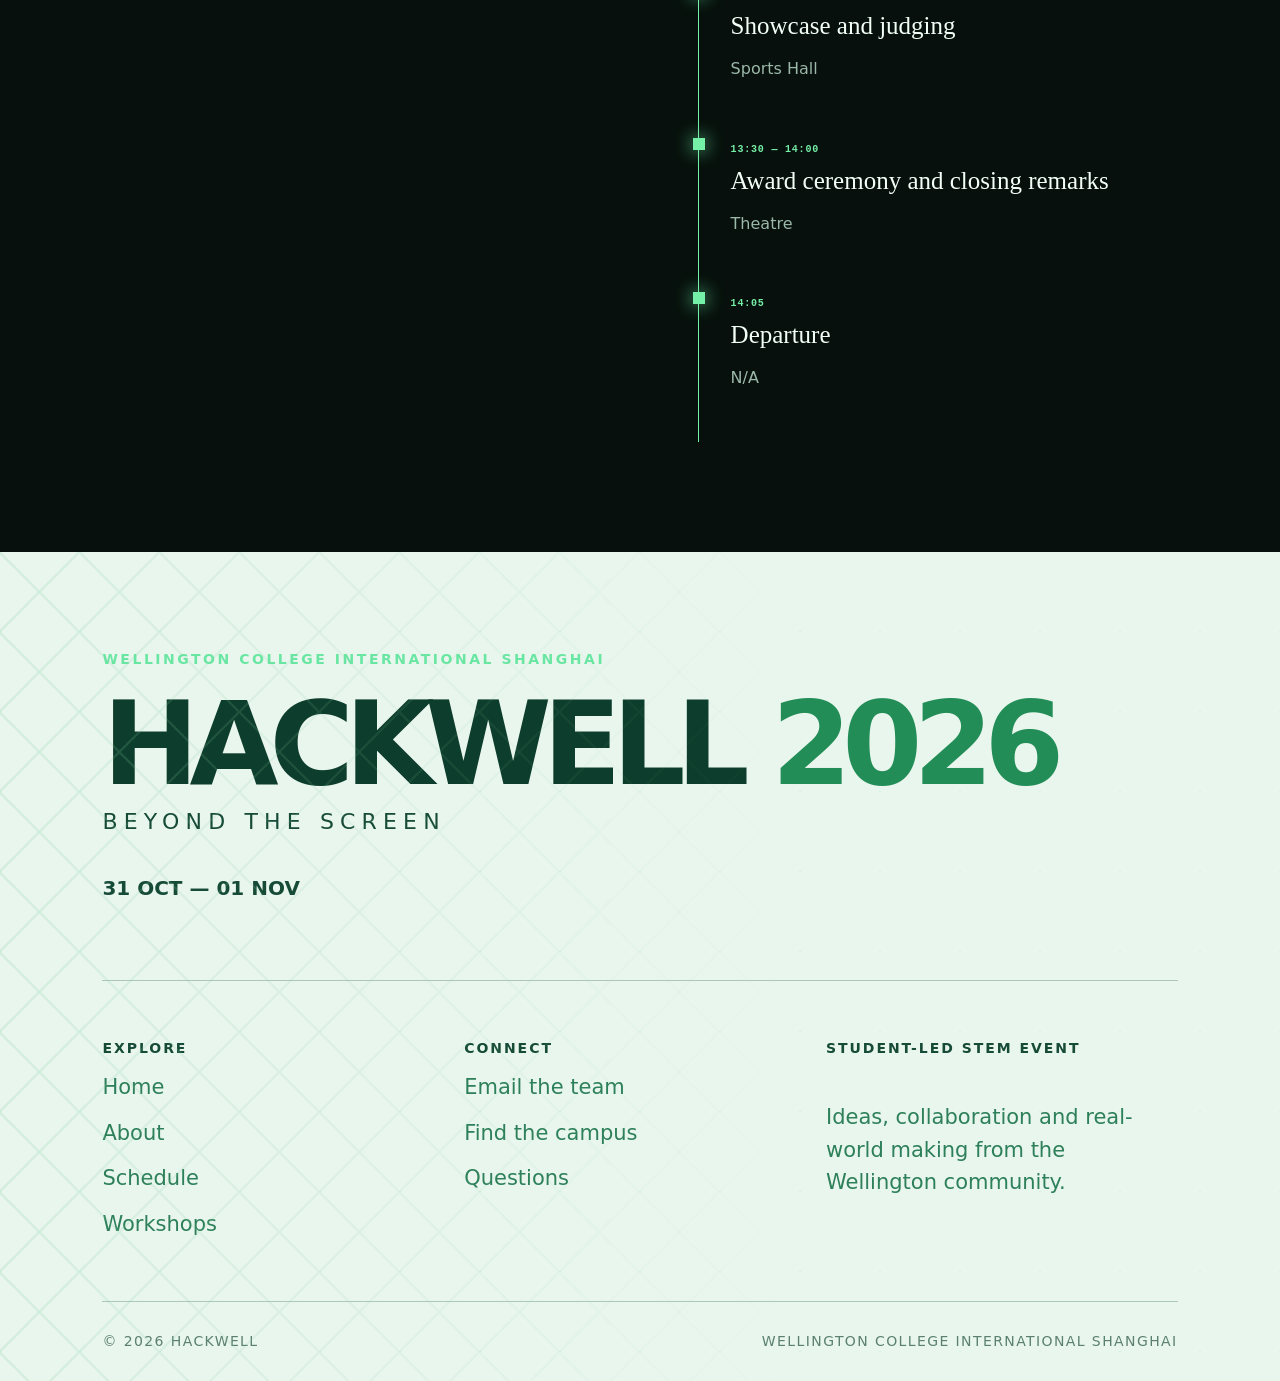
<file: schedule/index.html>
<!doctype html><html lang="en"><head><meta charset="utf-8"><meta name="viewport" content="width=device-width,initial-scale=1"><title>Schedule — HackWell 2026</title><link rel="stylesheet" href="../css/site.css"><script src="../script.js" defer></script><link rel="icon" type="image/png" href="../img/wellington-crest.png"></head><body><nav class="site-nav"><a class="brand" href="../">HACK<span>WELL</span> / 26</a><button class="menu-toggle" aria-label="Open navigation" aria-expanded="false">☰</button><div class="nav-links"><a href="../">HOME</a><a href="../about/">ABOUT</a><a class="active" href="./">SCHEDULE</a><a href="../workshops/">WORKSHOPS</a><a href="../prompts/">PROMPTS</a><a href="../faq/">FAQ</a><a href="../album/">ALBUM</a><a href="../location/">LOCATION</a></div><a class="nav-cta" href="mailto:Tobias.Oyugi@wellingtoncollege.cn">JOIN US ↗</a></nav><main><section class="page-hero"><div class="page-hero-content"><div class="eyebrow">02 / THE RUN OF SHOW</div><h1>SCHEDULE <span>31 OCT — 01 NOV</span></h1><p class="muted">Two days of registration, workshops, project time, showcase and closing ceremony.</p></div></section><section class="section"><div class="split"><div><div class="eyebrow">SATURDAY 31 OCTOBER</div><h2>Day one / build.</h2></div><div class="timeline"><div class="event"><time>07:30 — 08:30</time><h3>Registration</h3><p class="muted">Sports Hall building 4</p></div><div class="event"><time>08:30 — 09:00</time><h3>Opening ceremony</h3><p class="muted">Theatre – building 4</p></div><div class="event"><time>09:00 — 09:20</time><h3>Scenario selection and Team discussion</h3><p class="muted">Dining hall – building 4</p></div><div class="event"><time>09:30 — 12:30</time><h3>Workshop</h3><p class="muted">Various</p></div><div class="event"><time>12:30 — 13:10</time><h3>Lunch</h3><p class="muted">Dining hall</p></div><div class="event"><time>13:10 — 13:30</time><h3>Photo Session</h3><p class="muted">Reception Building 3</p></div><div class="event"><time>13:35 — 15:35</time><h3>Team project time 1</h3><p class="muted">Basement and 1st floor building 2</p></div><div class="event"><time>15:50 — 17:00</time><h3>Team project time 2</h3><p class="muted">Basement and 1st floor building 2</p></div><div class="event"><time>17:00 — 18:00</time><h3>Dinner</h3><p class="muted">Dining hall</p></div><div class="event"><time>18:00 — 21:00</time><h3>Team project time 3</h3><p class="muted">Basement and 1st floor building 2</p></div><div class="event"><time>21:35</time><h3>Departure day 1</h3><p class="muted">N/A</p></div></div></div></section><section class="section"><div class="split"><div><div class="eyebrow">SUNDAY 1 NOVEMBER</div><h2>Day two / reveal.</h2></div><div class="timeline"><div class="event"><time>08:30 — 09:00</time><h3>Participants briefing</h3><p class="muted">Theatre</p></div><div class="event"><time>09:00 — 11:00</time><h3>Team project time</h3><p class="muted">Basement and 1st floor building 2</p></div><div class="event"><time>11:00 — 12:00</time><h3>Team presentation preparation / setup</h3><p class="muted">Basement and 1st floor building 2</p></div><div class="event"><time>12:00 — 12:30</time><h3>Lunch</h3><p class="muted">Dining hall</p></div><div class="event"><time>12:30 — 13:30</time><h3>Showcase and judging</h3><p class="muted">Sports Hall</p></div><div class="event"><time>13:30 — 14:00</time><h3>Award ceremony and closing remarks</h3><p class="muted">Theatre</p></div><div class="event"><time>14:05</time><h3>Departure</h3><p class="muted">N/A</p></div></div></div></section></main><footer class="site-footer"><span>HACKWELL / 26</span><span>BEYOND THE SCREEN</span></footer></body></html>
</file>
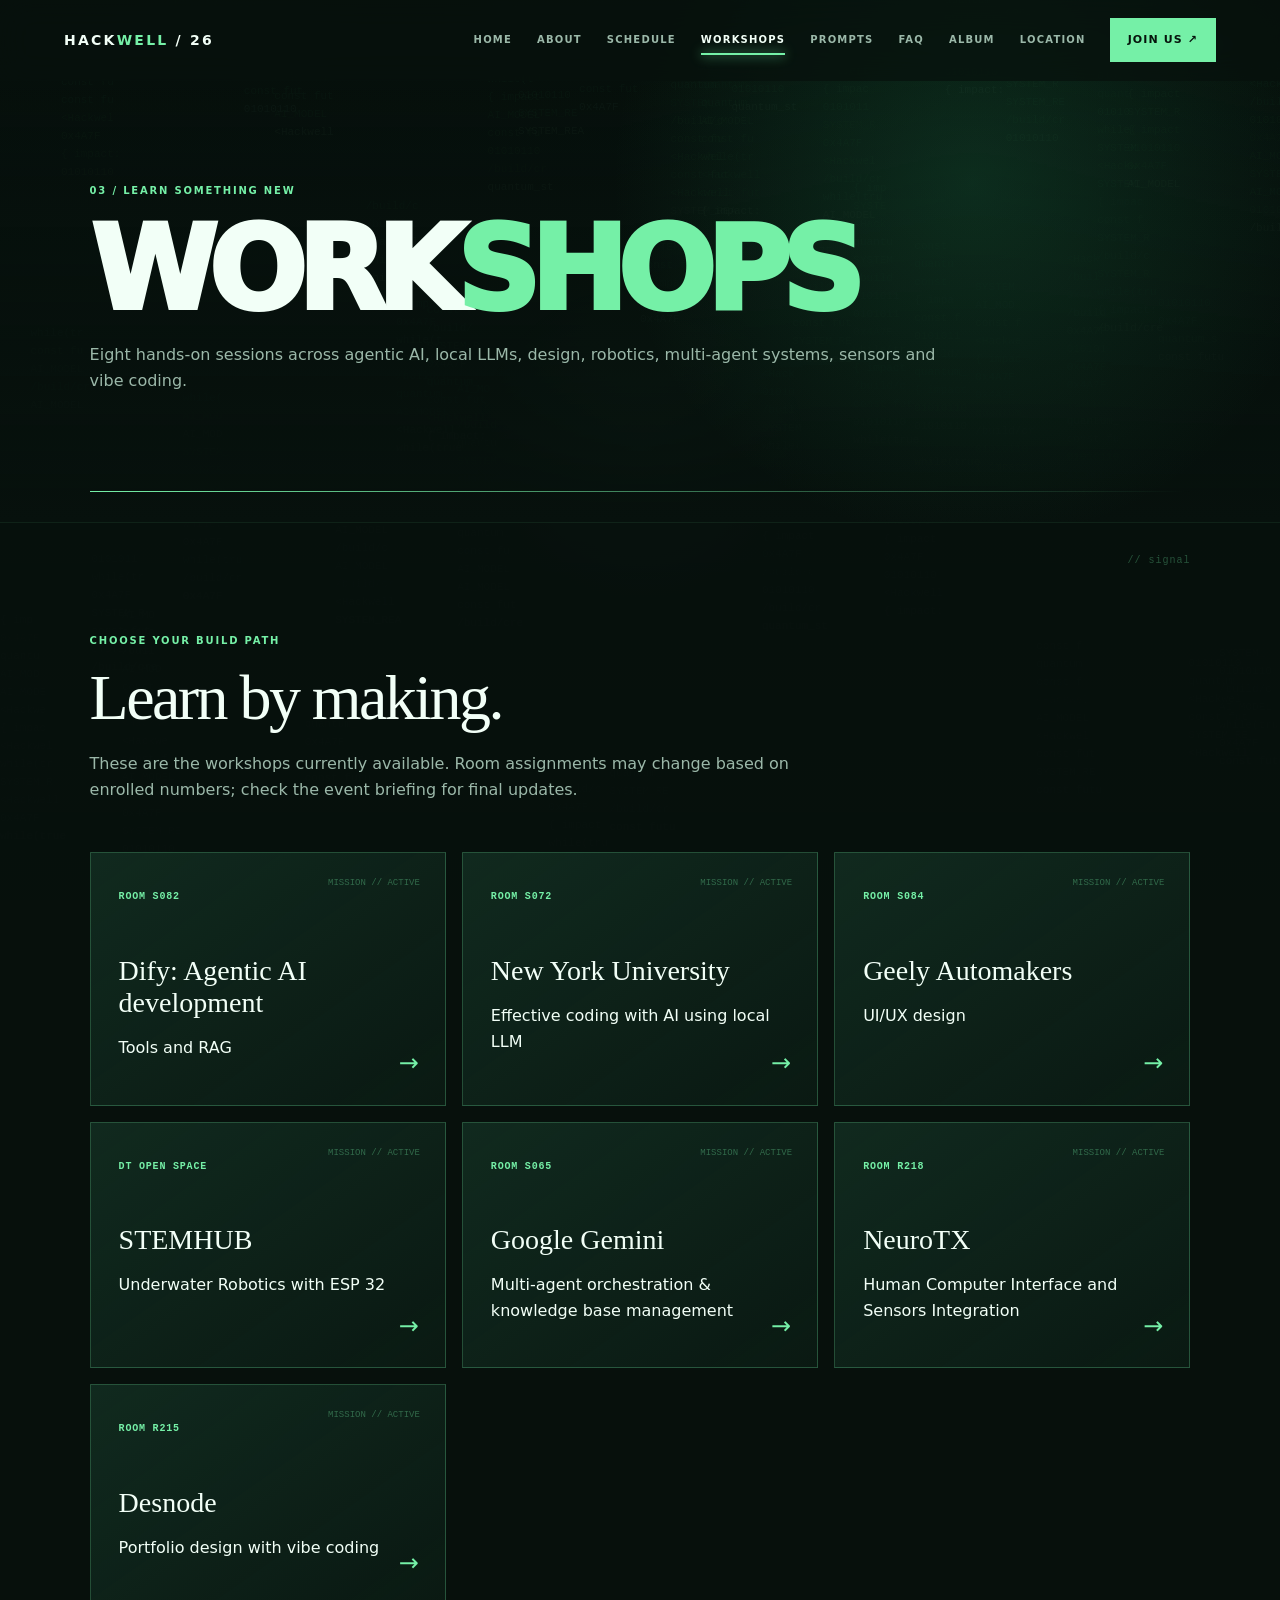
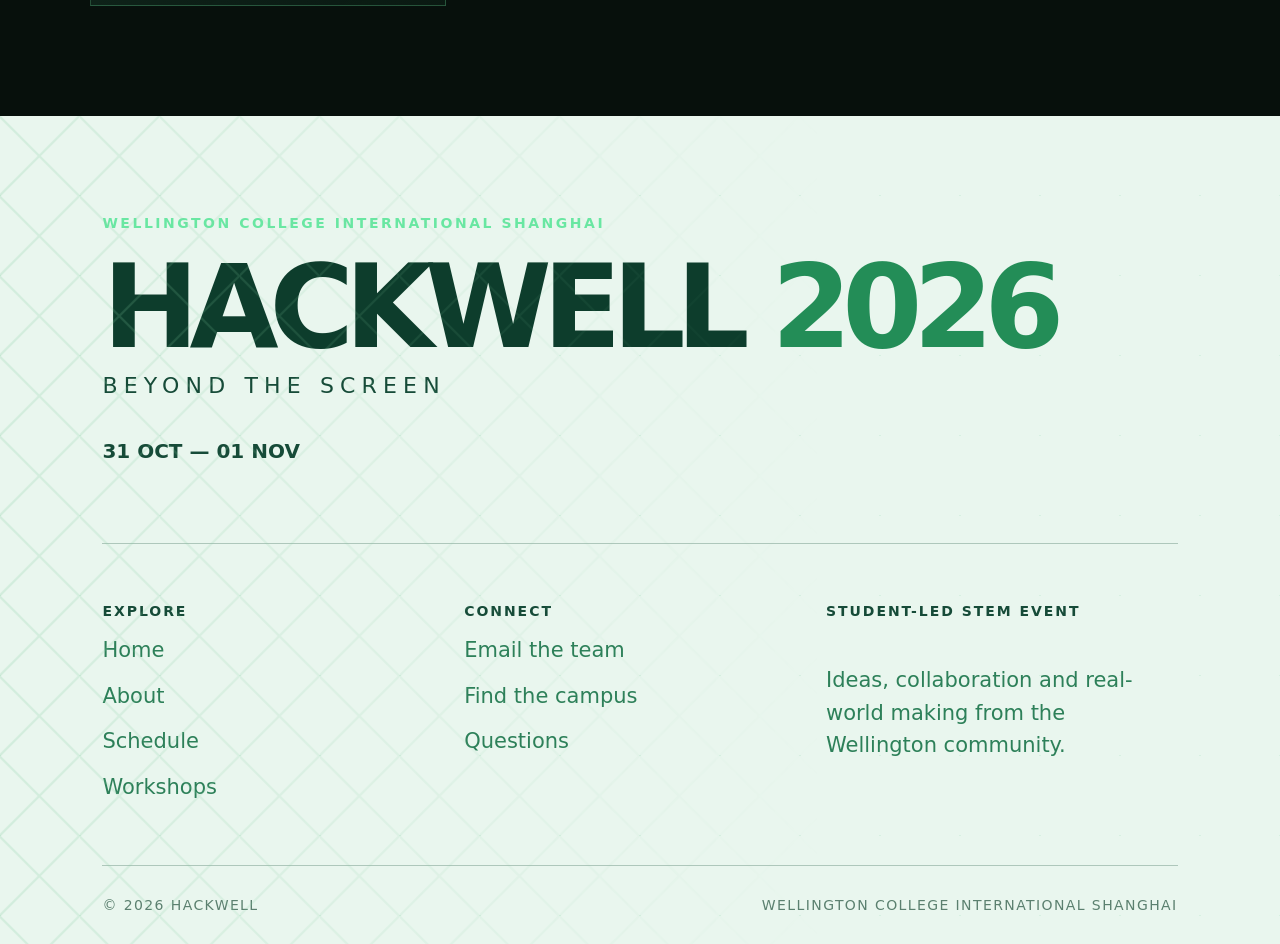
<file: workshops/index.html>
<!doctype html>
<html lang="en">
<head>
  <meta charset="utf-8">
  <meta name="viewport" content="width=device-width, initial-scale=1">
  <title>Workshops — Hackwell 2026</title>
  <link rel="stylesheet" href="../css/site.css">
  <script src="../script.js" defer></script>
  <link rel="icon" type="image/png" href="../img/wellington-crest.png">
</head>
<body>
  <nav class="site-nav">
    <a class="brand" href="../">HACK<span>WELL</span> / 26</a>
    <button class="menu-toggle" aria-label="Open navigation" aria-expanded="false">☰</button>
    <div class="nav-links">
      <a href="../">HOME</a><a href="../about/">ABOUT</a><a href="../schedule/">SCHEDULE</a><a class="active" href="../workshops/">WORKSHOPS</a><a href="../prompts/">PROMPTS</a><a href="../faq/">FAQ</a><a href="../album/">ALBUM</a><a href="../location/">LOCATION</a>
    </div>
    <a class="nav-cta" href="mailto:Tobias.Oyugi@wellingtoncollege.cn">JOIN US ↗</a>
  </nav>
  <main>
    <section class="page-hero">
      <div class="page-hero-content">
        <div class="eyebrow">03 / LEARN SOMETHING NEW</div>
        <h1>WORK<span>SHOPS</span></h1>
        <p class="muted">Eight hands-on sessions across agentic AI, local LLMs, design, robotics, multi-agent systems, sensors and vibe coding.</p>
      </div>
    </section>
    <section class="section">
      <div class="section-header">
        <div class="eyebrow">CHOOSE YOUR BUILD PATH</div>
        <h2>Learn by making.</h2>
        <p class="muted">These are the workshops currently available. Room assignments may change based on enrolled numbers; check the event briefing for final updates.</p>
      </div>
      <div class="grid">
        <article class="card"><span class="number">ROOM S082</span><h3>Dify: Agentic AI development</h3><p>Tools and RAG</p></article>
        <article class="card"><span class="number">ROOM S072</span><h3>New York University</h3><p>Effective coding with AI using local LLM</p></article>
        <article class="card"><span class="number">ROOM S084</span><h3>Geely Automakers</h3><p>UI/UX design</p></article>
        <article class="card"><span class="number">DT OPEN SPACE</span><h3>STEMHUB</h3><p>Underwater Robotics with ESP 32</p></article>
        <article class="card"><span class="number">ROOM S065</span><h3>Google Gemini</h3><p>Multi-agent orchestration &amp; knowledge base management</p></article>
        <article class="card"><span class="number">ROOM R218</span><h3>NeuroTX</h3><p>Human Computer Interface and Sensors Integration</p></article>
        <article class="card"><span class="number">ROOM R215</span><h3>Desnode</h3><p>Portfolio design with vibe coding</p></article>
      </div>
    </section>
  </main>
</body>
</html>
</file>
<file: css/site.css>
:root{--bg:#07110d;--panel:#0d2118;--panel-2:#112c20;--green:#75f0a7;--mint:#c8ffe0;--muted:#9bb8a9;--line:rgba(117,240,167,.24);--white:#f2fff7;--serif:Georgia,'Times New Roman',serif;--sans:Inter,ui-sans-serif,system-ui,-apple-system,BlinkMacSystemFont,'Segoe UI',sans-serif;--pointer-x:50%;--pointer-y:50%}*{box-sizing:border-box}html{scroll-behavior:smooth}body{margin:0;background:var(--bg);color:var(--white);font-family:var(--sans);line-height:1.6;overflow-x:hidden}.ai-track{background:linear-gradient(135deg,rgba(13,33,24,.92),rgba(7,17,13,.98));border-top:1px solid var(--line);border-bottom:1px solid var(--line)}.ai-track-grid{display:grid;grid-template-columns:minmax(0,1.05fr) minmax(260px,.75fr);gap:clamp(32px,7vw,96px);align-items:start}.ai-track-copy{display:flex;flex-direction:column;gap:30px}.ai-track-panel{border-left:2px solid var(--green);padding-left:24px}.ai-track-panel h3{font-family:var(--serif);font-size:clamp(28px,4vw,54px);font-weight:400;line-height:1.05;margin:12px 0 18px;color:var(--mint)}.ai-track-panel p{max-width:620px;color:var(--muted);font-size:17px}.ai-track-facts{display:grid;grid-template-columns:repeat(2,minmax(0,1fr));gap:0;border-top:1px solid var(--line)}.ai-track-facts div{display:flex;flex-direction:column;gap:4px;padding:16px 14px 16px 0;border-bottom:1px solid var(--line)}.ai-track-facts span{color:var(--green);font-size:10px;font-weight:800;letter-spacing:.14em}.ai-track-facts strong{font-size:14px;font-weight:600;color:var(--white)}.ai-track-poster{margin:0;background:#061a52;border:1px solid rgba(117,240,167,.35);box-shadow:0 24px 70px rgba(0,0,0,.3);transform:rotate(1deg)}.ai-track-poster img{display:block;width:100%;height:auto}.ai-track-poster figcaption{padding:12px 16px;color:var(--green);font-size:10px;font-weight:800;letter-spacing:.14em;text-transform:uppercase}body:before{content:'';position:fixed;inset:0;z-index:-1;pointer-events:none;background:radial-gradient(240px circle at var(--pointer-x) var(--pointer-y),rgba(117,240,167,.08),transparent 70%)}a{color:inherit;text-decoration:none}.code-rain{position:fixed;inset:0;z-index:-2;pointer-events:none;opacity:.82}.site-nav{position:fixed;z-index:20;inset:0 0 auto;display:flex;align-items:center;gap:24px;padding:18px 5vw;background:rgba(7,17,13,.72);backdrop-filter:blur(16px);border-bottom:1px solid transparent;transition:.3s}.site-nav.scrolled{background:rgba(7,17,13,.96);border-color:var(--line)}.brand{margin-right:auto;font-size:14px;font-weight:900;letter-spacing:.16em;white-space:nowrap}.brand span,.hero h1 span,.page-hero h1 span,.site-footer h2 span{color:var(--green)}.nav-links{display:flex;align-items:center;gap:clamp(12px,2vw,25px);font-size:10px;font-weight:800;letter-spacing:.12em}.nav-links a{position:relative;color:var(--muted);padding:8px 0}.nav-links a:after{content:'';position:absolute;left:0;bottom:1px;width:0;height:2px;background:var(--green);box-shadow:0 0 12px var(--green);transition:.25s}.nav-links a:hover,.nav-links a.active{color:var(--white)}.nav-links a:hover:after,.nav-links a.active:after{width:100%}.nav-cta,.button{display:inline-flex;align-items:center;justify-content:center;gap:10px;background:var(--green);color:#06130c;padding:13px 18px;border:0;font-weight:900;letter-spacing:.1em;font-size:11px;cursor:pointer;transition:.25s}.nav-cta:hover,.button:hover{transform:translateY(-3px);box-shadow:0 10px 30px rgba(117,240,167,.25)}.menu-toggle{display:none;background:none;border:0;color:var(--green);font-size:25px;line-height:1}.hero,.page-hero{position:relative;display:flex;align-items:center;min-height:78vh;overflow:hidden;padding:150px 7vw 90px;background:radial-gradient(circle at 76% 35%,rgba(37,148,92,.22),transparent 35%),linear-gradient(180deg,rgba(7,17,13,.12),var(--bg))}.hero{min-height:90vh}.hero:after,.page-hero:after{content:'';position:absolute;inset:auto 7vw 30px;height:1px;background:linear-gradient(90deg,var(--green),transparent);transform-origin:left;animation:drawline 1.5s .8s both}.hero-content,.page-hero-content{max-width:880px;position:relative;z-index:1}.eyebrow{color:var(--green);font-size:10px;font-weight:900;letter-spacing:.18em;text-transform:uppercase}.hero h1,.page-hero h1{font-size:clamp(56px,11vw,150px);line-height:.9;letter-spacing:-.08em;margin:24px 0 15px;font-weight:950}.hero h1{animation:resolve 1.2s .25s both}.hero h2{font-size:clamp(20px,3vw,38px);letter-spacing:.22em;margin:0 0 30px;color:var(--mint);animation:rise .8s 1s both}.hero p{max-width:550px;color:var(--muted);font-size:clamp(16px,2vw,20px);animation:rise .8s 1.2s both}.hero-meta{display:flex;flex-wrap:wrap;gap:22px;margin:30px 0;color:var(--mint);font-size:11px;letter-spacing:.12em;font-weight:800;animation:rise .8s 1.35s both}.hero .button{animation:rise .8s 1.5s both}.page-hero{min-height:58vh;padding-bottom:80px}.page-hero h1{font-size:clamp(50px,9vw,120px);margin:20px 0}.section{position:relative;padding:110px 7vw;background:rgba(7,17,13,.86);border-top:1px solid rgba(117,240,167,.08)}.section:before{content:'// signal';position:absolute;right:7vw;top:32px;color:rgba(117,240,167,.3);font:10px ui-monospace,monospace;letter-spacing:.1em}.section-header{max-width:720px}.section h2,.split h2{font:normal clamp(32px,5vw,68px)/1.05 var(--serif);letter-spacing:-.04em;margin:15px 0 20px}.muted{color:var(--muted)}.grid{display:grid;grid-template-columns:repeat(3,1fr);gap:16px;margin-top:50px}.card{position:relative;display:block;min-height:220px;padding:28px;background:linear-gradient(145deg,rgba(17,44,32,.92),rgba(13,33,24,.55));border:1px solid var(--line);transition:transform .35s,border-color .35s,box-shadow .35s;overflow:hidden}.card:after{content:'→';position:absolute;right:26px;bottom:22px;color:var(--green);font-size:24px;transition:transform .35s}.card:hover{transform:translateY(-8px);border-color:var(--green);box-shadow:0 16px 40px rgba(21,132,76,.16)}.card:hover:after{transform:translateX(8px)}.card:before{content:'MISSION // ACTIVE';position:absolute;right:25px;top:25px;color:rgba(117,240,167,.35);font:9px ui-monospace,monospace}.card h3{font:normal 28px var(--serif);margin:48px 0 8px}.number,time{color:var(--green);font:700 10px ui-monospace,monospace;letter-spacing:.08em}.split{display:grid;grid-template-columns:1fr 1fr;gap:9vw;align-items:start}.split p{max-width:620px}.timeline{position:relative;padding-left:32px;border-left:1px solid var(--green)}.event{position:relative;padding:0 0 36px}.event:before{content:'';position:absolute;left:-38px;top:4px;width:10px;height:10px;background:var(--bg);border:1px solid var(--green);box-shadow:0 0 0 5px rgba(117,240,167,.08);transition:.3s}.event.visible:before{background:var(--green);box-shadow:0 0 18px var(--green)}.event h3{margin:7px 0 4px;font:normal 25px var(--serif)}.reveal{opacity:0;transform:translateY(35px);transition:opacity .8s ease,transform .8s ease}.reveal.visible{opacity:1;transform:none}.site-footer{position:relative;color:#123d29;background:#e8f5ec;padding:90px 7vw 25px;overflow:hidden}.site-footer:before{content:'';position:absolute;inset:0;opacity:.22;background:linear-gradient(135deg,transparent 0 48%,#84cda1 49% 50%,transparent 51%),linear-gradient(45deg,transparent 0 48%,#84cda1 49% 50%,transparent 51%);background-size:80px 80px;mask-image:linear-gradient(90deg,#000,transparent 65%)}.footer-inner{position:relative;max-width:1280px;margin:auto}.footer-lead{border-bottom:1px solid rgba(18,61,41,.25);padding-bottom:55px}.site-footer h2{font:900 clamp(44px,8vw,110px)/.9 var(--sans);letter-spacing:-.08em;margin:20px 0 13px}.site-footer h2 span{color:#268553}.footer-lead p{letter-spacing:.25em;margin:0 0 25px}.footer-columns{display:grid;grid-template-columns:1fr 1fr 1.4fr;gap:40px;padding:45px 0;border-bottom:1px solid rgba(18,61,41,.25)}.footer-columns div{display:flex;flex-direction:column;gap:9px}.footer-columns b{font-size:10px;letter-spacing:.16em;margin-bottom:8px}.footer-columns a{color:#26724b}.footer-columns a:hover{text-decoration:underline}.footer-note p{max-width:320px;color:#4e7862}.footer-bottom{display:flex;justify-content:space-between;gap:20px;padding-top:22px;font-size:10px;letter-spacing:.1em;color:#4e7862}@keyframes rise{from{opacity:0;transform:translateY(20px)}to{opacity:1;transform:none}}@keyframes resolve{from{opacity:0;filter:blur(12px);transform:translateY(18px);letter-spacing:.12em}to{opacity:1;filter:none;transform:none;letter-spacing:-.08em}}@keyframes drawline{from{transform:scaleX(0)}to{transform:scaleX(1)}}@media(max-width:800px){.site-nav{padding:15px 5vw}.menu-toggle{display:block;order:2}.nav-cta{display:none}.nav-links{position:absolute;top:100%;left:0;right:0;display:none;flex-direction:column;align-items:flex-start;padding:20px 7vw;background:rgba(7,17,13,.98);border-bottom:1px solid var(--line)}.nav-links.open{display:flex}.hero,.page-hero{padding:130px 6vw 75px}.grid,.split,.footer-columns{grid-template-columns:1fr;gap:18px}.section{padding:80px 6vw}.section:before{display:none}.hero-meta{gap:12px;flex-direction:column}.card{min-height:190px}.footer-bottom{flex-direction:column;gap:8px}.site-footer{padding:70px 6vw 22px}}@media(prefers-reduced-motion:reduce){*,*:before,*:after{animation-duration:.01ms!important;transition-duration:.01ms!important;scroll-behavior:auto!important}.reveal{opacity:1;transform:none}}
</file>
<file: css/prompts.css>
.prompts-hero {
  background:
    radial-gradient(circle at 80% 32%, rgba(49, 106, 216, 0.2), transparent 32%),
    linear-gradient(180deg, rgba(7, 17, 13, 0.08), var(--bg));
}

.prompts-section {
  background:
    radial-gradient(circle at 8% 12%, rgba(49, 106, 216, 0.09), transparent 28%),
    rgba(7, 17, 13, 0.92);
}

.scenario-grid {
  display: grid;
  grid-template-columns: repeat(2, minmax(0, 1fr));
  gap: 24px;
  align-items: stretch;
  margin-top: 48px;
}

.scenario-card {
  display: flex;
  min-width: 0;
  flex-direction: column;
  overflow: hidden;
  border: 1px solid var(--line);
  background: linear-gradient(145deg, rgba(17, 44, 32, 0.94), rgba(13, 33, 24, 0.78));
}

.scenario-card:hover {
  border-color: rgba(117, 240, 167, 0.7);
}

.scenario-poster {
  position: relative;
  aspect-ratio: 2.45 / 1;
  margin: 0;
  overflow: hidden;
  background: #fff;
}

.scenario-poster img {
  display: block;
  width: 100%;
  height: 100%;
  object-fit: contain;
}

.scenario-poster figcaption {
  position: absolute;
  right: 10px;
  bottom: 10px;
  padding: 5px 8px;
  background: rgba(7, 17, 13, 0.82);
  color: var(--white);
  font: 700 9px/1.2 ui-monospace, SFMono-Regular, Menlo, monospace;
  letter-spacing: 0.08em;
  text-transform: uppercase;
}

.scenario-content {
  display: flex;
  flex: 1;
  flex-direction: column;
  padding: clamp(22px, 3vw, 32px);
}

.scenario-meta {
  display: flex;
  align-items: center;
  justify-content: space-between;
  gap: 16px;
  margin-bottom: 18px;
}

.scenario-number {
  color: var(--green);
  font: 700 11px ui-monospace, SFMono-Regular, Menlo, monospace;
  letter-spacing: 0.12em;
}

.scenario-partner {
  color: var(--green);
  font-size: 10px;
  font-weight: 900;
  letter-spacing: 0.18em;
}

.scenario-content h3 {
  max-width: 18ch;
  margin: 0 0 20px;
  color: var(--mint);
  font: normal clamp(25px, 3vw, 36px)/1.08 var(--serif);
  letter-spacing: -0.035em;
}

.scenario-label {
  margin: 0 0 6px;
  color: var(--green);
  font-size: 10px;
  font-weight: 900;
  letter-spacing: 0.16em;
  text-transform: uppercase;
}

.scenario-content > p:last-child {
  margin: 0;
  color: var(--muted);
  font-size: 14px;
  line-height: 1.75;
}

@media (max-width: 760px) {
  .scenario-grid {
    grid-template-columns: minmax(0, 1fr);
    gap: 18px;
    margin-top: 34px;
  }

  .scenario-poster {
    aspect-ratio: 2.2 / 1;
  }

  .scenario-content {
    padding: 22px;
  }
}

@media (max-width: 420px) {
  .scenario-poster {
    aspect-ratio: 1.75 / 1;
  }
}

.scenario-card:last-child:nth-child(odd) {
  grid-column: 1 / -1;
  display: grid;
  grid-template-columns: minmax(0, 1fr) minmax(0, 1fr);
  align-items: center;
}

.scenario-card:last-child:nth-child(odd) .scenario-poster {
  align-self: center;
  width: 100%;
  height: auto;
  aspect-ratio: 2.45 / 1;
}

@media (max-width: 760px) {
  .scenario-card:last-child:nth-child(odd) {
    grid-column: auto;
    display: flex;
  }

  .scenario-card:last-child:nth-child(odd) .scenario-poster {
    aspect-ratio: 2.2 / 1;
  }
}

@media (max-width: 420px) {
  .scenario-card:last-child:nth-child(odd) .scenario-poster {
    aspect-ratio: 1.75 / 1;
  }
}
</file>
